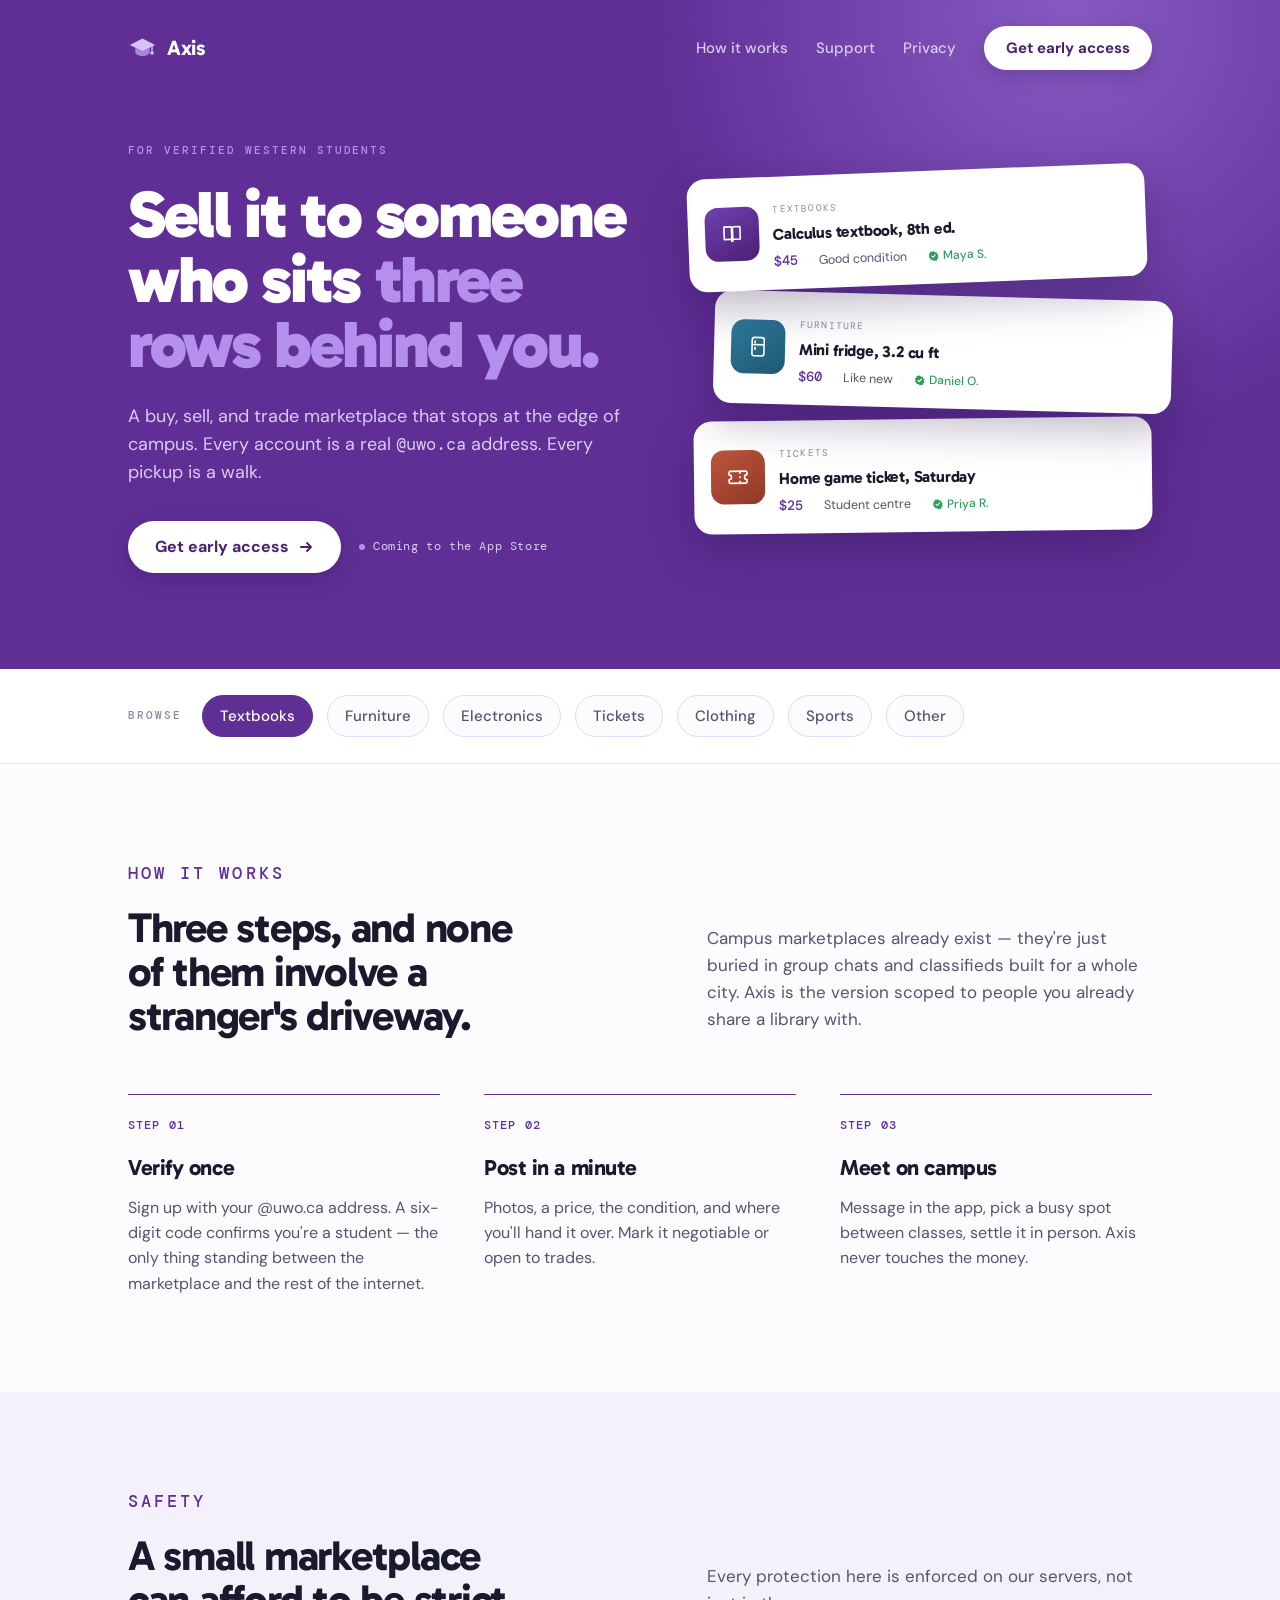
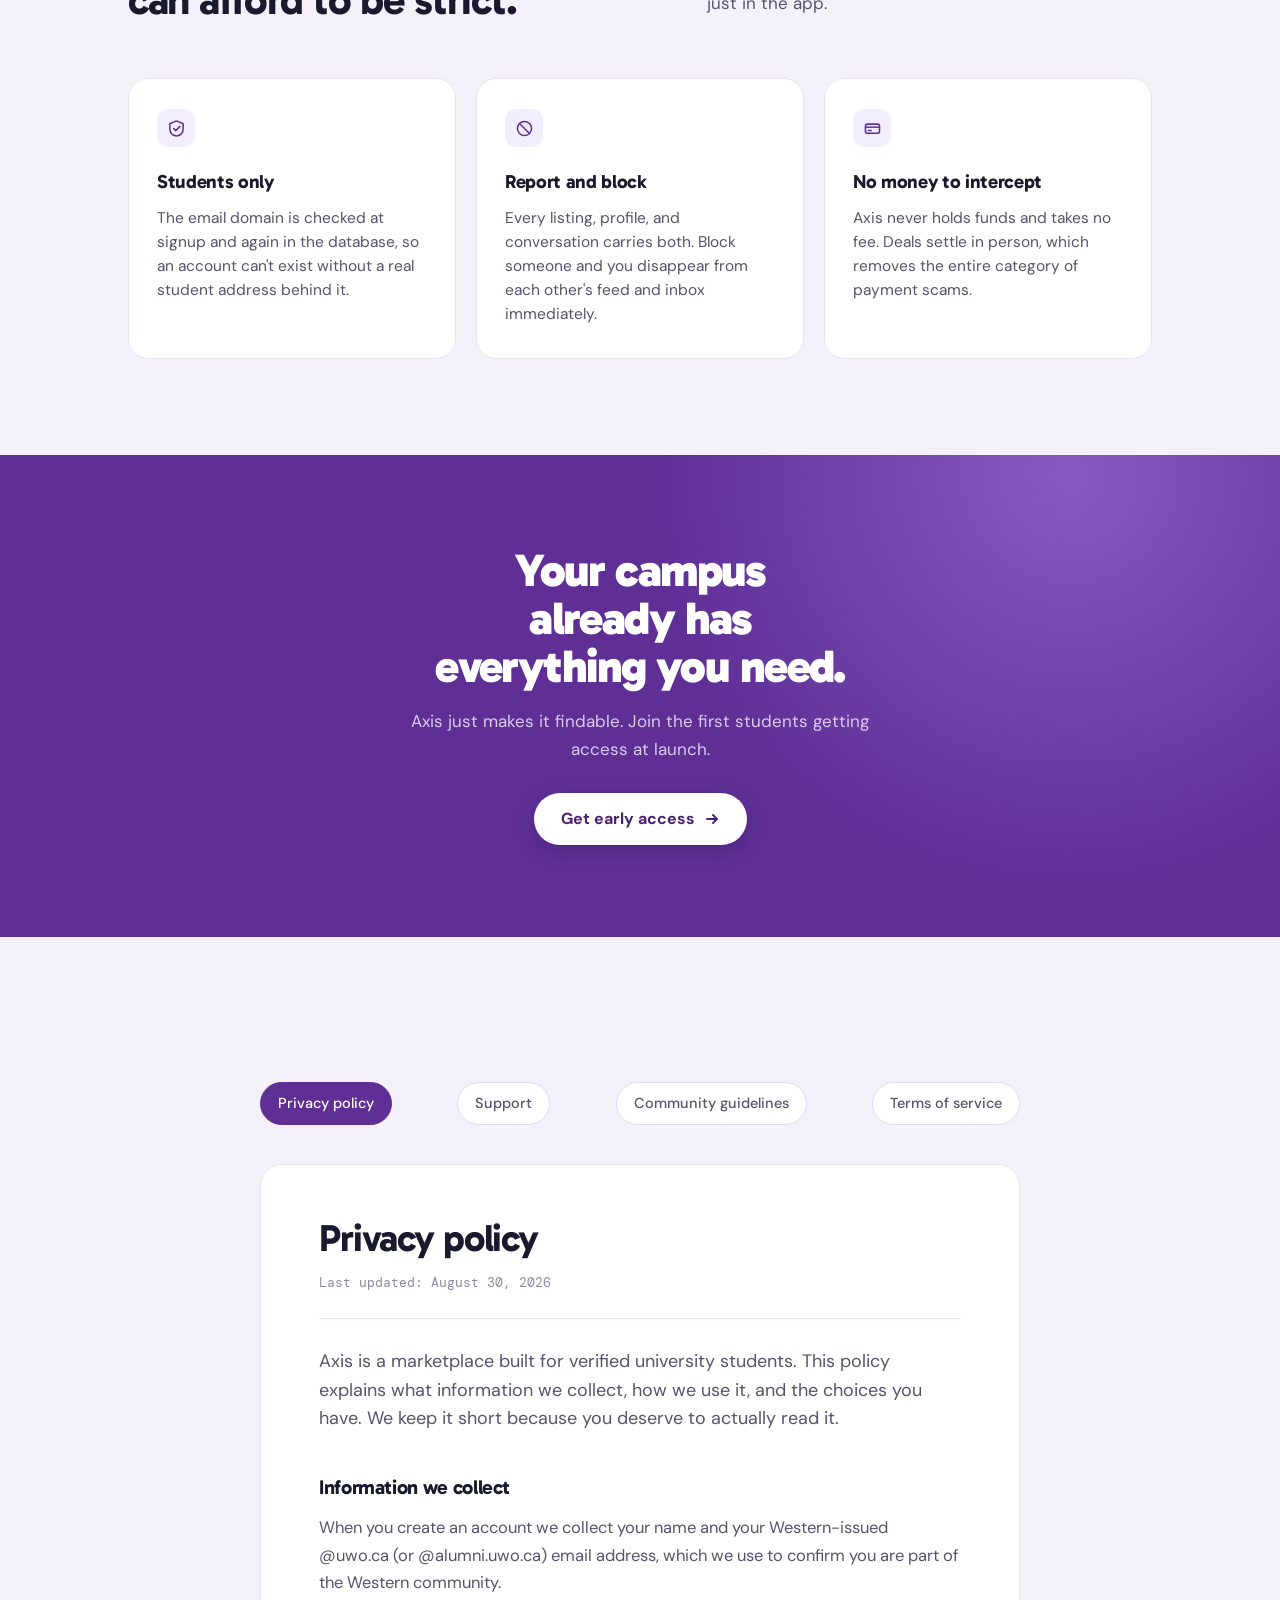
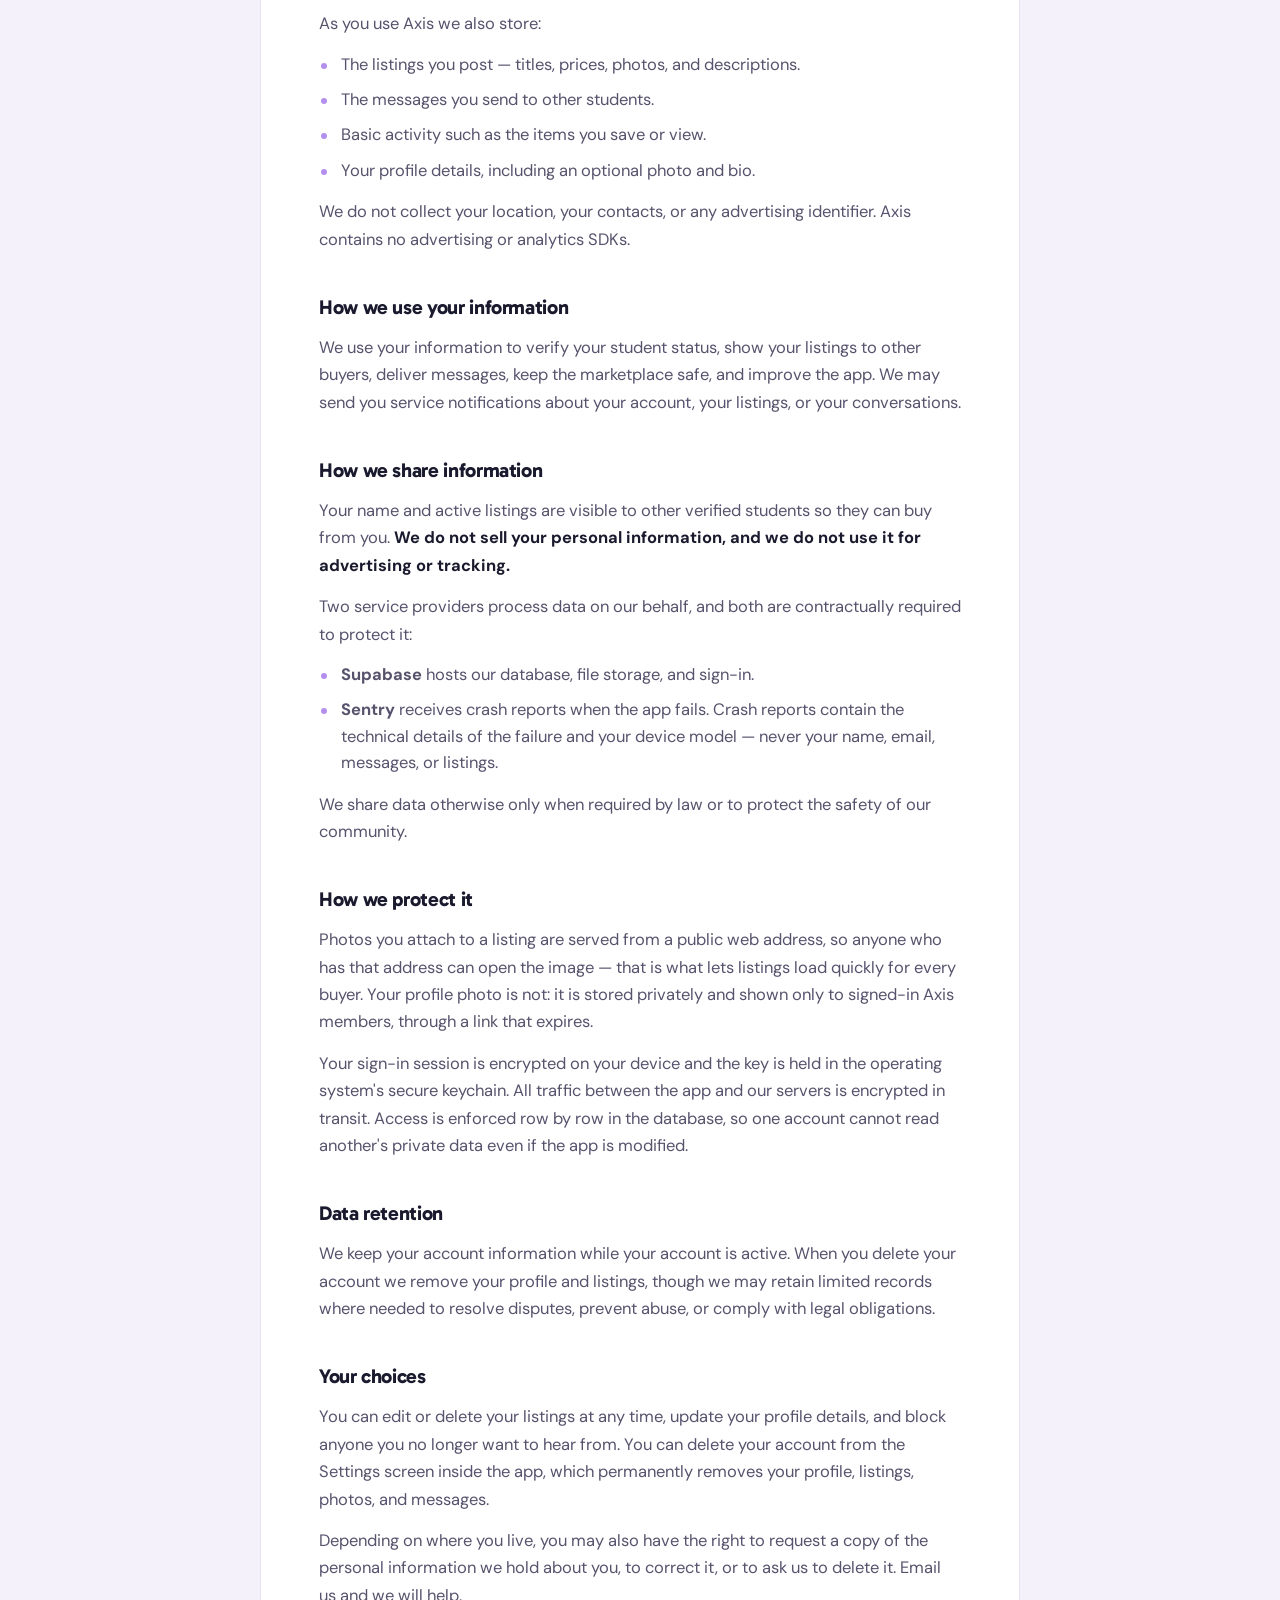
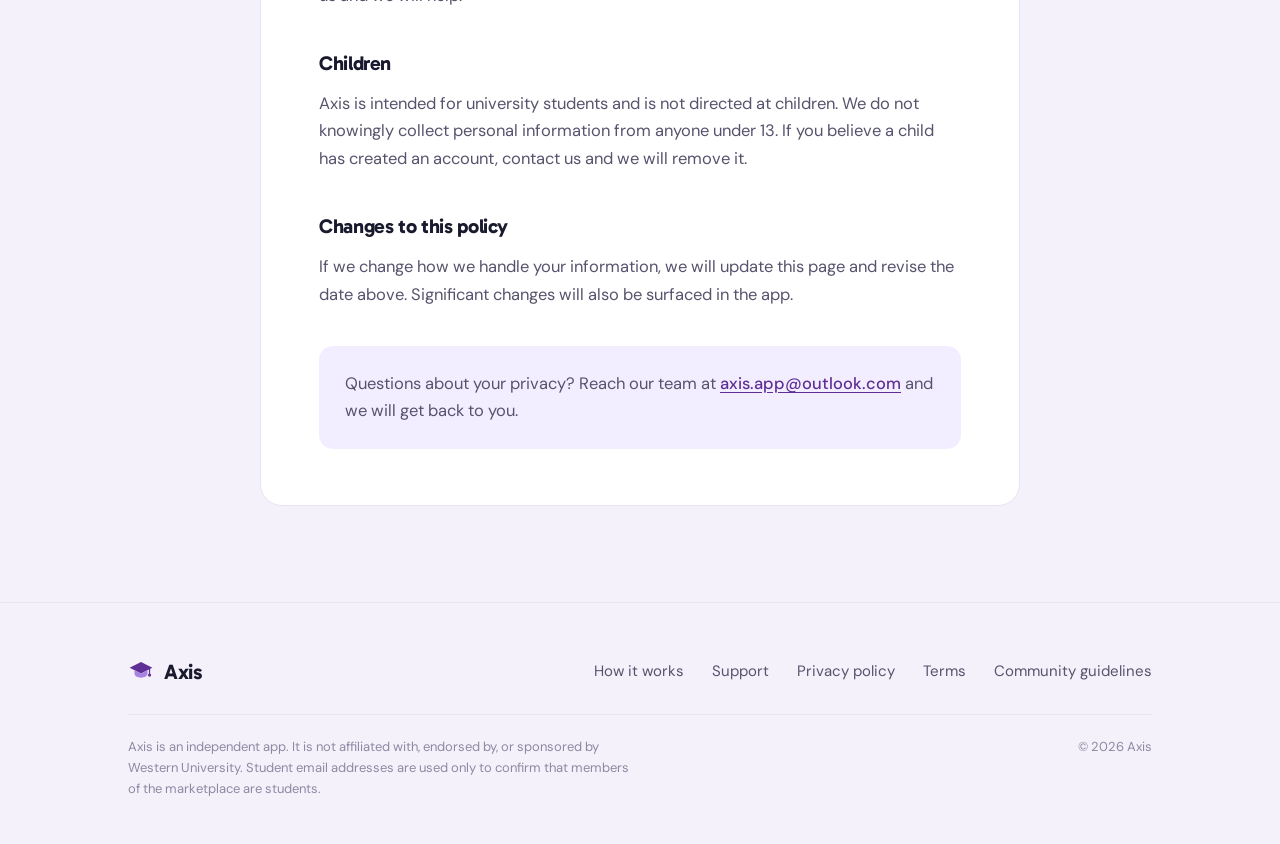
<file: index.html>
<!doctype html>
<html lang="en">
<head>
<meta charset="utf-8">
<meta name="viewport" content="width=device-width, initial-scale=1">
<title>Axis — the campus marketplace for Western students</title>
<meta name="description" content="Axis is a buy, sell, and trade marketplace for verified Western University students. Real accounts, campus pickups, no payment middleman.">
<meta name="theme-color" content="#5F2F96">
<meta property="og:title" content="Axis — the campus marketplace for Western students">
<meta property="og:description" content="Buy, sell, and trade with verified students on your own campus.">
<meta property="og:type" content="website">
<link rel="icon" href="data:image/svg+xml,%3Csvg xmlns='http://www.w3.org/2000/svg' viewBox='0 0 64 64'%3E%3Cpath d='M32 10 60 24 32 38 4 24Z' fill='%235C2D91'/%3E%3Cpath d='M16 30v9c0 5.5 7.2 9.5 16 9.5s16-4 16-9.5v-9l-16 8Z' fill='%239B86C4'/%3E%3C/svg%3E">
<link rel="preconnect" href="https://fonts.googleapis.com">
<link rel="preconnect" href="https://fonts.gstatic.com" crossorigin>
<link rel="stylesheet" href="https://fonts.googleapis.com/css2?family=DM+Mono:wght@400;500&family=DM+Sans:opsz,wght@9..40,400;9..40,500;9..40,700&family=Gabarito:wght@600;700;900&display=swap">
<link rel="stylesheet" href="styles.css">
<style>
/* ── hero ─────────────────────────────────────────────────── */
.hero {
  display: grid;
  grid-template-columns: minmax(0, 1.05fr) minmax(0, 0.95fr);
  gap: 60px;
  align-items: center;
  padding: 72px 0 96px;
}
@media (max-width: 940px) {
  .hero { grid-template-columns: 1fr; gap: 52px; padding: 52px 0 76px; }
}

.hero .eyebrow { color: var(--brand-lift); margin-bottom: 22px; }
.hero h1 {
  font-family: var(--display);
  font-weight: 900;
  font-size: clamp(40px, 5.8vw, 66px);
  line-height: 0.99;
  letter-spacing: -0.036em;
  margin: 0;
  color: #FFFFFF;
}
.hero h1 em { font-style: normal; color: var(--brand-lift); }
.hero .lede {
  max-width: 44ch;
  margin: 24px 0 0;
  font-size: 18px;
  line-height: 1.58;
  color: var(--on-brand-soft);
}
.hero .mono-inline,
.doc .mono-inline { font-family: var(--mono); font-size: 0.93em; }

.cta-row {
  display: flex;
  flex-wrap: wrap;
  align-items: center;
  gap: 14px 18px;
  margin-top: 34px;
}
.soon {
  font-family: var(--mono);
  font-size: 12px;
  letter-spacing: 0.05em;
  color: var(--on-brand-soft);
  display: inline-flex;
  align-items: center;
  gap: 8px;
}
.soon .dot { width: 6px; height: 6px; border-radius: 50%; background: var(--brand-lift); flex: none; }

/* ── listing stack ────────────────────────────────────────── */
.stack { position: relative; min-height: 372px; }
.lcard {
  background: var(--card);
  border-radius: 18px;
  padding: 17px;
  box-shadow: 0 18px 44px rgba(28, 6, 58, 0.28);
  display: grid;
  grid-template-columns: 54px 1fr;
  gap: 14px;
  align-items: center;
  color: var(--ink);
}
.stack .lcard { position: absolute; left: 0; right: 0; }
.stack .l1 { top: 0;    transform: rotate(-2.2deg) translateX(-6px); z-index: 3; }
.stack .l2 { top: 124px; transform: rotate(1.5deg)  translateX(20px); z-index: 2; }
.stack .l3 { top: 248px; transform: rotate(-0.7deg); z-index: 1; }
@media (max-width: 940px) {
  .stack { min-height: 0; display: grid; gap: 13px; }
  .stack .lcard { position: static; transform: none; box-shadow: 0 12px 32px rgba(28, 6, 58, 0.24); }
}

.thumb {
  width: 54px; height: 54px;
  border-radius: 13px;
  display: grid;
  place-items: center;
  color: #FFFFFF;
}
.t-book   { background: linear-gradient(150deg, #7040B4, #4A2070); }
.t-fridge { background: linear-gradient(150deg, #2F7D9E, #1D5872); }
.t-ticket { background: linear-gradient(150deg, #C0553E, #8E3826); }

.lcard .cat {
  font-family: var(--mono);
  font-size: 9.5px;
  letter-spacing: 0.13em;
  text-transform: uppercase;
  color: var(--ink-mute);
}
.lcard h3 {
  font-family: var(--display);
  font-weight: 700;
  font-size: 16px;
  letter-spacing: -0.012em;
  line-height: 1.2;
  margin: 4px 0 7px;
}
.lcard .meta {
  display: flex;
  align-items: center;
  flex-wrap: wrap;
  gap: 3px 9px;
  font-size: 12.5px;
  color: var(--ink-soft);
}
.lcard .price {
  font-family: var(--mono);
  font-weight: 500;
  font-size: 13.5px;
  color: var(--brand);
  font-variant-numeric: tabular-nums;
}
.lcard .sep { color: var(--line); }
.tick {
  display: inline-flex;
  align-items: center;
  gap: 4px;
  color: var(--verified);
  font-weight: 500;
  font-size: 12px;
}

/* ── category band ────────────────────────────────────────── */
.band {
  border-bottom: 1px solid var(--line);
  background: var(--card);
}
.band .inner {
  display: flex;
  align-items: center;
  flex-wrap: wrap;
  gap: 12px 14px;
  padding: 26px 0;
}
.band .eyebrow { color: var(--ink-mute); margin-right: 6px; }
.pill {
  font-family: var(--sans);
  font-weight: 500;
  font-size: 15px;
  padding: 8px 17px;
  border-radius: 30px;
  border: 1px solid var(--brand-line);
  color: var(--ink-soft);
  background: var(--paper);
  white-space: nowrap;
}
.pill.on { background: var(--brand); border-color: var(--brand); color: #FFFFFF; }

/* ── steps ────────────────────────────────────────────────── */
.steps {
  display: grid;
  grid-template-columns: repeat(3, 1fr);
  gap: 44px;
}
@media (max-width: 820px) { .steps { grid-template-columns: 1fr; gap: 34px; } }
.step { border-top: 1.5px solid var(--brand); padding-top: 22px; }
.step .n {
  font-family: var(--mono);
  font-size: 11.5px;
  font-weight: 500;
  letter-spacing: 0.1em;
  color: var(--brand);
  display: block;
  margin-bottom: 14px;
}
.step h3 {
  font-family: var(--display);
  font-weight: 700;
  font-size: 22px;
  letter-spacing: -0.02em;
  margin: 0 0 10px;
}
.step p { margin: 0; color: var(--ink-soft); font-size: 16px; line-height: 1.58; }

/* ── trust ────────────────────────────────────────────────── */
.trust { background: var(--paper-alt); }
.tgrid {
  display: grid;
  grid-template-columns: repeat(3, 1fr);
  gap: 20px;
}
@media (max-width: 820px) { .tgrid { grid-template-columns: 1fr; gap: 16px; } }
.tcard {
  background: var(--card);
  border: 1px solid var(--line);
  border-radius: 20px;
  padding: 30px 28px 32px;
}
.tcard .ico {
  width: 38px; height: 38px;
  border-radius: 11px;
  background: var(--brand-tint);
  color: var(--brand);
  display: grid;
  place-items: center;
  margin-bottom: 20px;
}
.tcard h3 {
  font-family: var(--display);
  font-weight: 700;
  font-size: 19px;
  letter-spacing: -0.018em;
  margin: 0 0 8px;
}
.tcard p { margin: 0; font-size: 15.5px; line-height: 1.55; color: var(--ink-soft); }

/* ── closing ──────────────────────────────────────────────── */
.closing { text-align: center; padding: 92px 0; }
.closing h2 {
  font-family: var(--display);
  font-weight: 900;
  font-size: clamp(30px, 4.4vw, 46px);
  line-height: 1.04;
  letter-spacing: -0.034em;
  margin: 0 auto;
  max-width: 17ch;
  color: #FFFFFF;
}
.closing p {
  margin: 18px auto 0;
  max-width: 42ch;
  font-size: 17px;
  color: var(--on-brand-soft);
}
.closing .btn { margin-top: 30px; }
@media (max-width: 760px) { .closing { padding: 68px 0; } }

/* ── legal & support documents ─────────────────────────────
   Four long documents live here. Stacked and expanded they made the page
   endless: reaching Terms meant scrolling past three other documents. They are
   tabbed instead — one visible at a time, switched by the URL fragment — and
   the tab bar is sticky, so you can change document at any scroll depth
   without travelling back up.

   NO JAVASCRIPT. The switch is :target and nothing else. That matters beyond
   elegance: /privacy and /support are the URLs handed to App Store Connect, and
   a reviewer following one with scripting disabled still lands on the right
   document.

   The whole mechanism sits behind @supports selector(:has(*)). Where :has() is
   unavailable the block is skipped and all four documents render stacked —
   the previous behaviour. Content is always in the DOM and never injected, so
   the failure mode is "all visible", never "missing", which is the only
   acceptable one for a compliance URL. */
.docs { background: var(--paper-alt); }

.docs-eyebrow {
  color: var(--brand);
  max-width: 760px;
  margin: 0 auto 18px;
}

.doc-tabs {
  position: sticky;
  top: 0;
  z-index: 5;
  display: flex;
  flex-wrap: wrap;
  gap: 8px;
  max-width: 760px;
  margin: 0 auto 24px;
  /* Opaque, and padded past the shell gutter, so a document scrolling underneath
     never shows through the bar. */
  background: var(--paper-alt);
  padding: 14px 0 15px;
}

.doc-tabs a {
  font-family: var(--sans);
  font-size: 14.5px;
  font-weight: 500;
  padding: 9px 17px;
  border-radius: 24px;
  border: 1px solid var(--brand-line);
  background: var(--card);
  color: var(--ink-soft);
  text-decoration: none;
  white-space: nowrap;
  transition: background 0.16s ease, color 0.16s ease, border-color 0.16s ease;
}
.doc-tabs a:hover { border-color: var(--brand-lift); color: var(--brand); }

.docs .doc {
  background: var(--card);
  border: 1px solid var(--line);
  border-radius: 22px;
  padding: 54px 58px 56px;
  max-width: 760px;
  margin: 0 auto;
  /* Clears the sticky bar when the fragment scrolls a document into view. */
  scroll-margin-top: 82px;
}

@media (max-width: 760px) {
  .docs .doc { padding: 34px 24px 40px; border-radius: 16px; }
  .doc-tabs a { font-size: 13.5px; padding: 8px 14px; }
  /* The bar wraps to two rows at this width. */
  .docs .doc { scroll-margin-top: 124px; }
}

@supports selector(:has(*)) {
  .docs .doc { display: none; }
  .docs .doc:target { display: block; }
  /* Nothing in this section targeted — a bare load, or a fragment elsewhere on
     the page such as #top — falls back to the privacy policy. */
  .docs:not(:has(.doc:target)) #privacy { display: block; }

  .docs:has(#privacy:target)    .doc-tabs a[href="#privacy"],
  .docs:has(#support:target)    .doc-tabs a[href="#support"],
  .docs:has(#guidelines:target) .doc-tabs a[href="#guidelines"],
  .docs:has(#terms:target)      .doc-tabs a[href="#terms"],
  .docs:not(:has(.doc:target))  .doc-tabs a[href="#privacy"] {
    background: var(--brand);
    border-color: var(--brand);
    color: #FFFFFF;
  }
}

.doc h2 {
  font-family: var(--display);
  font-weight: 700;
  font-size: clamp(28px, 3.6vw, 38px);
  line-height: 1.04;
  letter-spacing: -0.03em;
  margin: 0;
}
.doc .stamp {
  font-family: var(--mono);
  font-size: 12.5px;
  color: var(--ink-mute);
  margin: 14px 0 0;
  padding-bottom: 24px;
  border-bottom: 1px solid var(--line);
}
.doc .intro {
  font-size: 18px;
  line-height: 1.6;
  color: var(--ink-soft);
  margin: 28px 0 0;
}
.doc h3 {
  font-family: var(--display);
  font-weight: 700;
  font-size: 20px;
  letter-spacing: -0.018em;
  margin: 38px 0 11px;
}
.doc p {
  margin: 0 0 14px;
  font-size: 16.5px;
  line-height: 1.66;
  color: var(--ink-soft);
}
.doc p strong { color: var(--ink); font-weight: 700; }
.doc ul { margin: 0 0 14px; padding-left: 0; list-style: none; }
.doc ul li {
  position: relative;
  padding-left: 22px;
  margin-bottom: 9px;
  font-size: 16.5px;
  line-height: 1.6;
  color: var(--ink-soft);
}
.doc ul li::before {
  content: "";
  position: absolute;
  left: 2px; top: 11px;
  width: 6px; height: 6px;
  border-radius: 50%;
  background: var(--brand-lift);
}
.doc a { color: var(--brand); font-weight: 500; text-underline-offset: 3px; }

.doc .contact {
  margin-top: 38px;
  padding: 24px 26px;
  background: var(--brand-tint);
  border-radius: 14px;
}
.doc .contact p { margin: 0; }

</style>
<noscript><style>.rise { opacity: 1; transform: none; }</style></noscript>
</head>
<body>

<!-- ══════════════ HERO ══════════════ -->
<header class="purple" id="top">
  <div class="shell">
    <nav>
      <a class="wordmark" href="#top" style="color:#fff">
        <svg width="29" height="29" viewBox="0 0 64 64" aria-hidden="true">
          <path d="M32 10 60 24 32 38 4 24Z" fill="#D7C2F5"/>
          <path d="M16 30v9c0 5.5 7.2 9.5 16 9.5s16-4 16-9.5v-9l-16 8Z" fill="#A784DF"/>
          <path d="M53 26v12" stroke="#D7C2F5" stroke-width="3" stroke-linecap="round"/>
          <circle cx="53" cy="42" r="4" fill="#D7C2F5"/>
        </svg>
        Axis
      </a>
      <div class="nav-right">
        <a class="quiet" href="#how">How it works</a>
        <a class="quiet" href="#support">Support</a>
        <a class="quiet" href="#privacy">Privacy</a>
        <a class="btn" href="mailto:axis.app@outlook.com?subject=Axis%20early%20access">Get early access</a>
      </div>
    </nav>

    <div class="hero">
      <div>
        <p class="eyebrow rise">For verified Western students</p>
        <h1 class="rise">Sell it to someone who sits <em>three rows behind you.</em></h1>
        <p class="lede rise">
          A buy, sell, and trade marketplace that stops at the edge of campus. Every account
          is a real <span class="mono-inline">@uwo.ca</span> address. Every pickup is a walk.
        </p>
        <div class="cta-row rise">
          <a class="btn" href="mailto:axis.app@outlook.com?subject=Axis%20early%20access">
            Get early access
            <svg width="16" height="16" viewBox="0 0 16 16" fill="none" aria-hidden="true">
              <path d="M3 8h10M9 4l4 4-4 4" stroke="currentColor" stroke-width="1.9" stroke-linecap="round" stroke-linejoin="round"/>
            </svg>
          </a>
          <span class="soon"><span class="dot"></span>Coming to the App Store</span>
        </div>
      </div>

      <!-- Three real listings, drawn the way the app draws them. -->
      <div class="stack rise" aria-label="Example listings on Axis">
        <article class="lcard l1">
          <div class="thumb t-book">
            <svg width="24" height="24" viewBox="0 0 24 24" fill="none" aria-hidden="true"><path d="M4 4.5h6a2.5 2.5 0 0 1 2.5 2.5v12A2 2 0 0 0 10.5 17H4V4.5Z" stroke="currentColor" stroke-width="1.6" stroke-linejoin="round"/><path d="M20 4.5h-6A2.5 2.5 0 0 0 11.5 7v12A2 2 0 0 1 13.5 17H20V4.5Z" stroke="currentColor" stroke-width="1.6" stroke-linejoin="round"/></svg>
          </div>
          <div>
            <span class="cat">Textbooks</span>
            <h3>Calculus textbook, 8th ed.</h3>
            <div class="meta">
              <span class="price">$45</span><span class="sep">·</span><span>Good condition</span><span class="sep">·</span>
              <span class="tick"><svg width="11" height="11" viewBox="0 0 16 16" fill="currentColor" aria-hidden="true"><path d="M8 0.8 9.9 2.6l2.6-.2.5 2.5 2.2 1.4-1.2 2.3 1.2 2.3-2.2 1.4-.5 2.5-2.6-.2L8 15.2l-1.9-1.8-2.6.2-.5-2.5L.8 9.7 2 7.4.8 5.1l2.2-1.4.5-2.5 2.6.2L8 .8Z"/><path d="m5.4 7.9 1.8 1.8 3.4-3.6" stroke="#fff" stroke-width="1.5" fill="none" stroke-linecap="round" stroke-linejoin="round"/></svg>Maya S.</span>
            </div>
          </div>
        </article>

        <article class="lcard l2">
          <div class="thumb t-fridge">
            <svg width="24" height="24" viewBox="0 0 24 24" fill="none" aria-hidden="true"><rect x="6" y="2.8" width="12" height="18.4" rx="2.4" stroke="currentColor" stroke-width="1.6"/><path d="M6 10h12" stroke="currentColor" stroke-width="1.6"/><path d="M9 6.4v1.8M9 12.6v2.2" stroke="currentColor" stroke-width="1.6" stroke-linecap="round"/></svg>
          </div>
          <div>
            <span class="cat">Furniture</span>
            <h3>Mini fridge, 3.2 cu ft</h3>
            <div class="meta">
              <span class="price">$60</span><span class="sep">·</span><span>Like new</span><span class="sep">·</span>
              <span class="tick"><svg width="11" height="11" viewBox="0 0 16 16" fill="currentColor" aria-hidden="true"><path d="M8 0.8 9.9 2.6l2.6-.2.5 2.5 2.2 1.4-1.2 2.3 1.2 2.3-2.2 1.4-.5 2.5-2.6-.2L8 15.2l-1.9-1.8-2.6.2-.5-2.5L.8 9.7 2 7.4.8 5.1l2.2-1.4.5-2.5 2.6.2L8 .8Z"/><path d="m5.4 7.9 1.8 1.8 3.4-3.6" stroke="#fff" stroke-width="1.5" fill="none" stroke-linecap="round" stroke-linejoin="round"/></svg>Daniel O.</span>
            </div>
          </div>
        </article>

        <article class="lcard l3">
          <div class="thumb t-ticket">
            <svg width="24" height="24" viewBox="0 0 24 24" fill="none" aria-hidden="true"><path d="M3 7.5A1.5 1.5 0 0 1 4.5 6h15A1.5 1.5 0 0 1 21 7.5v2a2.5 2.5 0 0 0 0 5v2a1.5 1.5 0 0 1-1.5 1.5h-15A1.5 1.5 0 0 1 3 16.5v-2a2.5 2.5 0 0 0 0-5v-2Z" stroke="currentColor" stroke-width="1.6" stroke-linejoin="round"/><path d="M14 6.6v10.8" stroke="currentColor" stroke-width="1.6" stroke-dasharray="2 2.4"/></svg>
          </div>
          <div>
            <span class="cat">Tickets</span>
            <h3>Home game ticket, Saturday</h3>
            <div class="meta">
              <span class="price">$25</span><span class="sep">·</span><span>Student centre</span><span class="sep">·</span>
              <span class="tick"><svg width="11" height="11" viewBox="0 0 16 16" fill="currentColor" aria-hidden="true"><path d="M8 0.8 9.9 2.6l2.6-.2.5 2.5 2.2 1.4-1.2 2.3 1.2 2.3-2.2 1.4-.5 2.5-2.6-.2L8 15.2l-1.9-1.8-2.6.2-.5-2.5L.8 9.7 2 7.4.8 5.1l2.2-1.4.5-2.5 2.6.2L8 .8Z"/><path d="m5.4 7.9 1.8 1.8 3.4-3.6" stroke="#fff" stroke-width="1.5" fill="none" stroke-linecap="round" stroke-linejoin="round"/></svg>Priya R.</span>
            </div>
          </div>
        </article>
      </div>
    </div>
  </div>
</header>

<!-- ══════════════ CATEGORY BAND ══════════════ -->
<div class="band">
  <div class="shell">
    <div class="inner">
      <span class="eyebrow">Browse</span>
      <span class="pill on">Textbooks</span>
      <span class="pill">Furniture</span>
      <span class="pill">Electronics</span>
      <span class="pill">Tickets</span>
      <span class="pill">Clothing</span>
      <span class="pill">Sports</span>
      <span class="pill">Other</span>
    </div>
  </div>
</div>

<!-- ══════════════ HOW IT WORKS ══════════════ -->
<section id="how">
  <div class="shell">
    <div class="sec-head rise">
      <div>
        <p class="eyebrow">How it works</p>
        <h2>Three steps, and none of them involve a stranger's driveway.</h2>
      </div>
      <p>
        Campus marketplaces already exist — they're just buried in group chats and
        classifieds built for a whole city. Axis is the version scoped to people you
        already share a library with.
      </p>
    </div>

    <div class="steps rise">
      <article class="step">
        <span class="n">STEP 01</span>
        <h3>Verify once</h3>
        <p>Sign up with your @uwo.ca address. A six-digit code confirms you're a student — the only thing standing between the marketplace and the rest of the internet.</p>
      </article>
      <article class="step">
        <span class="n">STEP 02</span>
        <h3>Post in a minute</h3>
        <p>Photos, a price, the condition, and where you'll hand it over. Mark it negotiable or open to trades.</p>
      </article>
      <article class="step">
        <span class="n">STEP 03</span>
        <h3>Meet on campus</h3>
        <p>Message in the app, pick a busy spot between classes, settle it in person. Axis never touches the money.</p>
      </article>
    </div>
  </div>
</section>

<!-- ══════════════ TRUST ══════════════ -->
<section class="trust">
  <div class="shell">
    <div class="sec-head rise">
      <div>
        <p class="eyebrow">Safety</p>
        <h2>A small marketplace can afford to be strict.</h2>
      </div>
      <p>Every protection here is enforced on our servers, not just in the app.</p>
    </div>

    <div class="tgrid rise">
      <article class="tcard">
        <div class="ico">
          <svg width="19" height="19" viewBox="0 0 20 20" fill="none" aria-hidden="true"><path d="M10 2 17 5v5.2c0 4.2-3 7.1-7 7.8-4-.7-7-3.6-7-7.8V5l7-3Z" stroke="currentColor" stroke-width="1.6" stroke-linejoin="round"/><path d="m7 10 2.2 2.2L13.4 8" stroke="currentColor" stroke-width="1.6" stroke-linecap="round" stroke-linejoin="round"/></svg>
        </div>
        <h3>Students only</h3>
        <p>The email domain is checked at signup and again in the database, so an account can't exist without a real student address behind it.</p>
      </article>
      <article class="tcard">
        <div class="ico">
          <svg width="19" height="19" viewBox="0 0 20 20" fill="none" aria-hidden="true"><circle cx="10" cy="10" r="7.4" stroke="currentColor" stroke-width="1.6"/><path d="M4.8 4.8l10.4 10.4" stroke="currentColor" stroke-width="1.6" stroke-linecap="round"/></svg>
        </div>
        <h3>Report and block</h3>
        <p>Every listing, profile, and conversation carries both. Block someone and you disappear from each other's feed and inbox immediately.</p>
      </article>
      <article class="tcard">
        <div class="ico">
          <svg width="19" height="19" viewBox="0 0 20 20" fill="none" aria-hidden="true"><rect x="2.6" y="5.4" width="14.8" height="9.6" rx="2" stroke="currentColor" stroke-width="1.6"/><path d="M2.6 8.6h14.8" stroke="currentColor" stroke-width="1.6"/><path d="M5.6 12.2h3" stroke="currentColor" stroke-width="1.6" stroke-linecap="round"/></svg>
        </div>
        <h3>No money to intercept</h3>
        <p>Axis never holds funds and takes no fee. Deals settle in person, which removes the entire category of payment scams.</p>
      </article>
    </div>
  </div>
</section>

<!-- ══════════════ CLOSING ══════════════ -->
<section class="purple closing">
  <div class="shell">
    <h2>Your campus already has everything you need.</h2>
    <p>Axis just makes it findable. Join the first students getting access at launch.</p>
    <a class="btn" href="mailto:axis.app@outlook.com?subject=Axis%20early%20access">
      Get early access
      <svg width="16" height="16" viewBox="0 0 16 16" fill="none" aria-hidden="true">
        <path d="M3 8h10M9 4l4 4-4 4" stroke="currentColor" stroke-width="1.9" stroke-linecap="round" stroke-linejoin="round"/>
      </svg>
    </a>
  </div>
</section>

<!-- ══════════════ PRIVACY POLICY ══════════════
     Lives on the page rather than behind a modal on purpose: the URL Apple
     is given (…/#privacy) has to render the policy on load, not after a
     click. Kept last so it reads as an appendix, not part of the pitch. -->
<!-- ══════════════ LEGAL & SUPPORT ══════════════ -->
<!-- One section, four documents, one visible at a time. The switch is the URL
     fragment and nothing else, so /privacy and /support keep landing on the
     right document with scripting disabled — see the @supports note in the CSS. -->
<section class="docs" id="legal">
  <div class="shell">
    <p class="eyebrow docs-eyebrow rise">Legal &amp; support</p>

    <nav class="doc-tabs" aria-label="Legal and support documents">
        <a href="#privacy">Privacy policy</a>
        <a href="#support">Support</a>
        <a href="#guidelines">Community guidelines</a>
        <a href="#terms">Terms of service</a>
    </nav>

      <article class="doc" id="privacy">
      <h2>Privacy policy</h2>
      <p class="stamp">Last updated: August 30, 2026</p>

      <p class="intro">
        Axis is a marketplace built for verified university students. This policy explains
        what information we collect, how we use it, and the choices you have. We keep it
        short because you deserve to actually read it.
      </p>

      <h3>Information we collect</h3>
      <p>
        When you create an account we collect your name and your Western-issued @uwo.ca (or
        @alumni.uwo.ca) email address, which we use to confirm you are part of the Western
        community.
      </p>
      <p>As you use Axis we also store:</p>
      <ul>
        <li>The listings you post — titles, prices, photos, and descriptions.</li>
        <li>The messages you send to other students.</li>
        <li>Basic activity such as the items you save or view.</li>
        <li>Your profile details, including an optional photo and bio.</li>
      </ul>
      <p>
        We do not collect your location, your contacts, or any advertising identifier. Axis
        contains no advertising or analytics SDKs.
      </p>

      <h3>How we use your information</h3>
      <p>
        We use your information to verify your student status, show your listings to other
        buyers, deliver messages, keep the marketplace safe, and improve the app. We may
        send you service notifications about your account, your listings, or your
        conversations.
      </p>

      <h3>How we share information</h3>
      <p>
        Your name and active listings are visible to other verified students so they can buy
        from you. <strong>We do not sell your personal information, and we do not use it for
        advertising or tracking.</strong>
      </p>
      <p>Two service providers process data on our behalf, and both are contractually required to protect it:</p>
      <ul>
        <li><strong>Supabase</strong> hosts our database, file storage, and sign-in.</li>
        <li><strong>Sentry</strong> receives crash reports when the app fails. Crash reports contain the technical details of the failure and your device model — never your name, email, messages, or listings.</li>
      </ul>
      <p>
        We share data otherwise only when required by law or to protect the safety of our
        community.
      </p>

      <h3>How we protect it</h3>
      <p>
        Photos you attach to a listing are served from a public web address, so anyone
        who has that address can open the image — that is what lets listings load
        quickly for every buyer. Your profile photo is not: it is stored privately and
        shown only to signed-in Axis members, through a link that expires.
      </p>
      <p>
        Your sign-in session is encrypted on your device and the key is held in the operating
        system's secure keychain. All traffic between the app and our servers is encrypted in
        transit. Access is enforced row by row in the database, so one account cannot read
        another's private data even if the app is modified.
      </p>

      <h3>Data retention</h3>
      <p>
        We keep your account information while your account is active. When you delete your
        account we remove your profile and listings, though we may retain limited records
        where needed to resolve disputes, prevent abuse, or comply with legal obligations.
      </p>

      <h3>Your choices</h3>
      <p>
        You can edit or delete your listings at any time, update your profile details, and
        block anyone you no longer want to hear from. You can delete your account from the
        Settings screen inside the app, which permanently removes your profile, listings,
        photos, and messages.
      </p>
      <p>
        Depending on where you live, you may also have the right to request a copy of the
        personal information we hold about you, to correct it, or to ask us to delete it.
        Email us and we will help.
      </p>

      <h3>Children</h3>
      <p>
        Axis is intended for university students and is not directed at children. We do not
        knowingly collect personal information from anyone under 13. If you believe a child
        has created an account, contact us and we will remove it.
      </p>

      <h3>Changes to this policy</h3>
      <p>
        If we change how we handle your information, we will update this page and revise the
        date above. Significant changes will also be surfaced in the app.
      </p>

      <div class="contact">
        <p>
          Questions about your privacy? Reach our team at
          <a href="mailto:axis.app@outlook.com">axis.app@outlook.com</a> and we will get back to you.
        </p>
      </div>
      </article>

      <article class="doc" id="support">
      <h2>Support</h2>
      <p class="stamp">We reply to every message within 24 hours</p>

      <p class="intro">
        Something broken, someone behaving badly, or a question about your account?
        Email <a href="mailto:axis.app@outlook.com">axis.app@outlook.com</a> and a real
        person will get back to you. The answers to the most common questions are below.
      </p>

      <h3>Report a listing, a profile, or a conversation</h3>
      <p>Every piece of content in Axis can be reported from the screen you found it on:</p>
      <ul>
        <li><strong>A listing</strong> — open it and tap the flag icon at the top right.</li>
        <li><strong>A person</strong> — open their profile and tap the <strong>&middot;&middot;&middot;</strong> button at the top right.</li>
        <li><strong>A conversation</strong> — open the chat and tap the flag icon in the header.</li>
      </ul>
      <p>
        Pick a reason — spam, a prohibited item, harassment, or something else — and send it.
        Reports are confidential: the person you report is never told who filed it. Our team
        reviews every report and responds within 24 hours. Content that breaks our
        <a href="#guidelines">community guidelines</a> is removed, and the accounts behind it
        are suspended or permanently banned.
      </p>

      <h3>Block someone</h3>
      <p>
        The same sheet that files a report also offers to block. Blocking is immediate and
        mutual: you disappear from each other's feed, search results, and inbox, and neither
        of you can start a new conversation with the other. You do not have to file a report
        to block someone.
      </p>
      <p>
        To see who you have blocked, or to unblock them, open
        <strong>Settings &rarr; Blocked users</strong>.
      </p>

      <h3>Delete your account</h3>
      <p>
        Open <strong>Settings &rarr; Delete account</strong> and type <span class="mono-inline">DELETE</span>
        to confirm. This is immediate and cannot be undone. It permanently removes your profile,
        your listings, every photo you uploaded, your messages, your saved items, and your blocks.
      </p>
      <p>
        One thing to know before you do it: to keep deletion from being used to escape a block or
        a report history, the same email address cannot create a new Axis account for 14 days
        afterwards. If you only want a break, signing out is the better option.
      </p>

      <h3>Trouble signing up or signing in</h3>
      <ul>
        <li>
          Axis only accepts <span class="mono-inline">@uwo.ca</span> and
          <span class="mono-inline">@alumni.uwo.ca</span> addresses. Any other address is
          turned away at signup — this is the check that keeps the marketplace to students.
        </li>
        <li>
          Signing up sends a six-digit code to that address. If it has not arrived after a
          minute, check your junk folder before requesting another.
        </li>
        <li>
          Forgot your password? Tap <strong>Forgot password</strong> on the sign-in screen, or
          <strong>Settings &rarr; Change password</strong> if you are already signed in. Both
          send a code to your student address.
        </li>
      </ul>

      <h3>Staying safe on campus</h3>
      <p>
        Axis never holds money and takes no fee — every deal is settled in person, which is why
        we ask you to meet in a busy public spot on campus during daylight, inspect an item
        before you pay, and share no more personal information than the handoff needs. If a
        conversation makes you uncomfortable, block first and report second; you do not owe
        anyone an explanation.
      </p>

      <div class="contact">
        <p>
          Still stuck? Email <a href="mailto:axis.app@outlook.com">axis.app@outlook.com</a>.
          Include your student email address and, if it helps, a screenshot — it gets you a
          faster answer.
        </p>
      </div>
      </article>

      <article class="doc" id="guidelines">
      <h2>Community guidelines</h2>
      <p class="stamp">Last updated: August 30, 2026</p>

      <p class="intro">
        Axis works because students look out for each other. These guidelines keep the
        marketplace welcoming, honest, and safe. Break them and you may lose access to Axis.
      </p>

      <h3>Be respectful</h3>
      <p>
        Treat every student the way you would want to be treated. Keep messages polite,
        communicate clearly, and honor the deals you agree to. A little courtesy goes a long
        way on a campus you share.
      </p>

      <h3>No prohibited or illegal items</h3>
      <p>
        Do not list anything illegal or unsafe, including alcohol, drugs, weapons, stolen
        goods, counterfeit items, or anything that violates your school's policies. If it
        wouldn't be allowed on campus, it doesn't belong on Axis.
      </p>

      <h3>No harassment or scams</h3>
      <p>
        Harassment, hate speech, threats, and discrimination are never tolerated. Do not
        attempt to scam other students, post fake listings, ask for payment outside an agreed
        exchange, or pressure anyone into a deal.
      </p>

      <h3>Nothing sexually explicit</h3>
      <p>
        Listings, photos, profiles, reviews, and messages must stay free of sexually explicit
        or otherwise objectionable content. This is enforced on our servers, not just in the
        app — some language is rejected the moment you try to post it.
      </p>

      <h3>Meet safely on campus</h3>
      <p>
        Arrange to meet in busy, public spots on campus during daylight, such as the student
        centre or library. Inspect items before you pay, and never share more personal
        information than a transaction requires.
      </p>

      <h3>Reporting</h3>
      <p>
        If you see a listing or message that breaks these guidelines, report it so our team
        can review it. You can also block users you no longer want to hear from. Reports are
        confidential and help keep Axis safe for everyone.
        <a href="#support">How to report or block &rarr;</a>
      </p>
      <p>
        Our team reviews every report and responds within 24 hours. Content that violates
        these guidelines is removed, and the accounts responsible for it are suspended or
        permanently banned from Axis.
      </p>

      <div class="contact">
        <p>
          For anything urgent, or if you'd rather reach us directly, email
          <a href="mailto:axis.app@outlook.com">axis.app@outlook.com</a>.
        </p>
      </div>
      </article>

      <article class="doc" id="terms">
      <h2>Terms of service</h2>
      <p class="stamp">Last updated: September 22, 2026</p>

      <p class="intro">
        Welcome to Axis. By creating an account or using the app you agree to these terms.
        They keep the marketplace fair and safe for every student.
      </p>

      <h3>Eligibility</h3>
      <p>
        Axis is only for members of the Western University community. You must be at least 13
        years old, sign up with a valid @uwo.ca or @alumni.uwo.ca email address, and complete
        verification. If we learn that an account belongs to someone under 13, we remove it.
        You are responsible for keeping your login credentials secure and for all activity on
        your account.
      </p>

      <h3>Acceptable use</h3>
      <p>
        Use Axis honestly and respectfully. Do not post misleading listings, impersonate
        others, spam, or attempt to access accounts that are not yours. You may not use the
        app for any unlawful purpose or in a way that disrupts the service for other students.
      </p>

      <h3>Objectionable content</h3>
      <p>
        There is no tolerance for objectionable content or abusive behaviour on Axis. You may
        not post or send content that is harassing, hateful, threatening, sexually explicit,
        discriminatory, or otherwise objectionable, in any listing, photo, message, review, or
        profile. Report anything that breaks this rule and our team will review it within 24
        hours. Content that violates these terms or our
        <a href="#guidelines">community guidelines</a> is removed, and the accounts responsible
        for it are suspended or permanently banned from Axis.
      </p>

      <h3>Listings and transactions</h3>
      <p>
        You are responsible for the items you list, including their accuracy, pricing,
        condition, and legality. Transactions happen directly between buyers and sellers. Axis
        is a platform to connect students; we are not a party to any sale and do not process
        payments or guarantee any item. Always confirm details and meet safely before
        exchanging money.
      </p>

      <h3>Disclaimer of liability</h3>
      <p>
        Axis is provided "as is" without warranties of any kind. We are not responsible for
        the quality, safety, or legality of listed items, the conduct of users, or the outcome
        of any transaction. To the fullest extent permitted by law, Axis is not liable for any
        loss arising from your use of the app.
      </p>

      <h3>Termination</h3>
      <p>
        You may stop using Axis and delete your account at any time. We may suspend or
        terminate accounts that violate these terms or our community guidelines, or that put
        other students at risk.
      </p>

      <div class="contact">
        <p>
          Questions about these terms? Email us at
          <a href="mailto:axis.app@outlook.com">axis.app@outlook.com</a>.
        </p>
      </div>
      </article>
  </div>
</section>

<!-- ══════════════ FOOTER ══════════════ -->
<footer>
  <div class="shell">
    <div class="foot-top">
      <a class="wordmark" href="#top">
        <svg width="26" height="26" viewBox="0 0 64 64" aria-hidden="true">
          <path d="M32 10 60 24 32 38 4 24Z" fill="#5F2F96"/>
          <path d="M16 30v9c0 5.5 7.2 9.5 16 9.5s16-4 16-9.5v-9l-16 8Z" fill="#A784DF"/>
          <path d="M53 26v12" stroke="#5F2F96" stroke-width="3" stroke-linecap="round"/>
          <circle cx="53" cy="42" r="4" fill="#5F2F96"/>
        </svg>
        Axis
      </a>
      <div class="foot-links">
        <a href="#how">How it works</a>
        <a href="#support">Support</a>
        <a href="#privacy">Privacy policy</a>
        <a href="#terms">Terms</a>
        <a href="#guidelines">Community guidelines</a>
      </div>
    </div>
    <div class="foot-bottom">
      <p>
        Axis is an independent app. It is not affiliated with, endorsed by, or sponsored by
        Western University. Student email addresses are used only to confirm that members of
        the marketplace are students.
      </p>
      <p>© 2026 Axis</p>
    </div>
  </div>
</footer>

<script>
  // Entrance reveals. Content is visible without JS (see the noscript rule).
  (function () {
    var reduce = window.matchMedia('(prefers-reduced-motion: reduce)').matches;
    var items = document.querySelectorAll('.rise');
    if (reduce || !('IntersectionObserver' in window)) {
      items.forEach(function (el) { el.classList.add('in'); });
      return;
    }
    var io = new IntersectionObserver(function (entries) {
      entries.forEach(function (entry) {
        if (!entry.isIntersecting) return;
        var el = entry.target;
        var sibs = Array.prototype.slice.call(el.parentNode.querySelectorAll(':scope > .rise'));
        el.style.transitionDelay = Math.min(sibs.indexOf(el), 4) * 85 + 'ms';
        el.classList.add('in');
        io.unobserve(el);
      });
    }, { rootMargin: '0px 0px -8% 0px', threshold: 0.08 });
    items.forEach(function (el) { io.observe(el); });
  })();
</script>

</body>
</html>
</file>
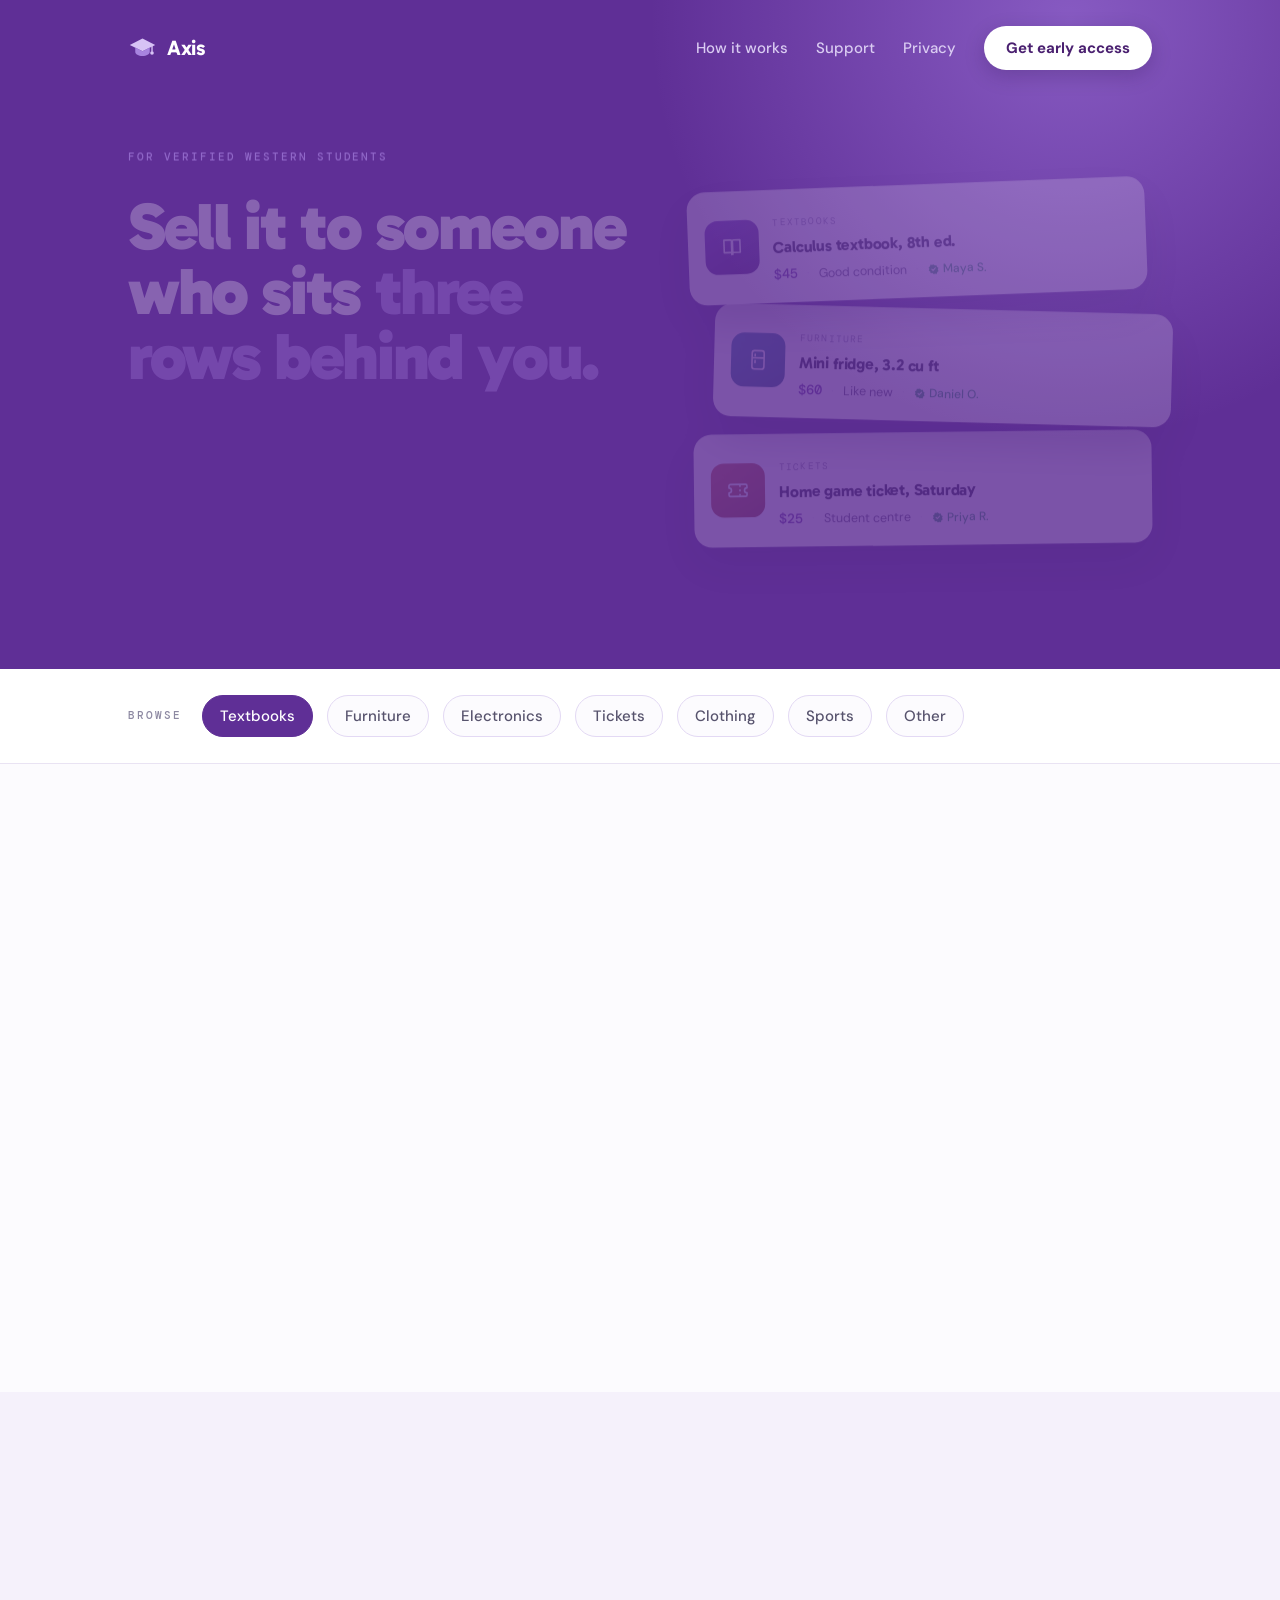
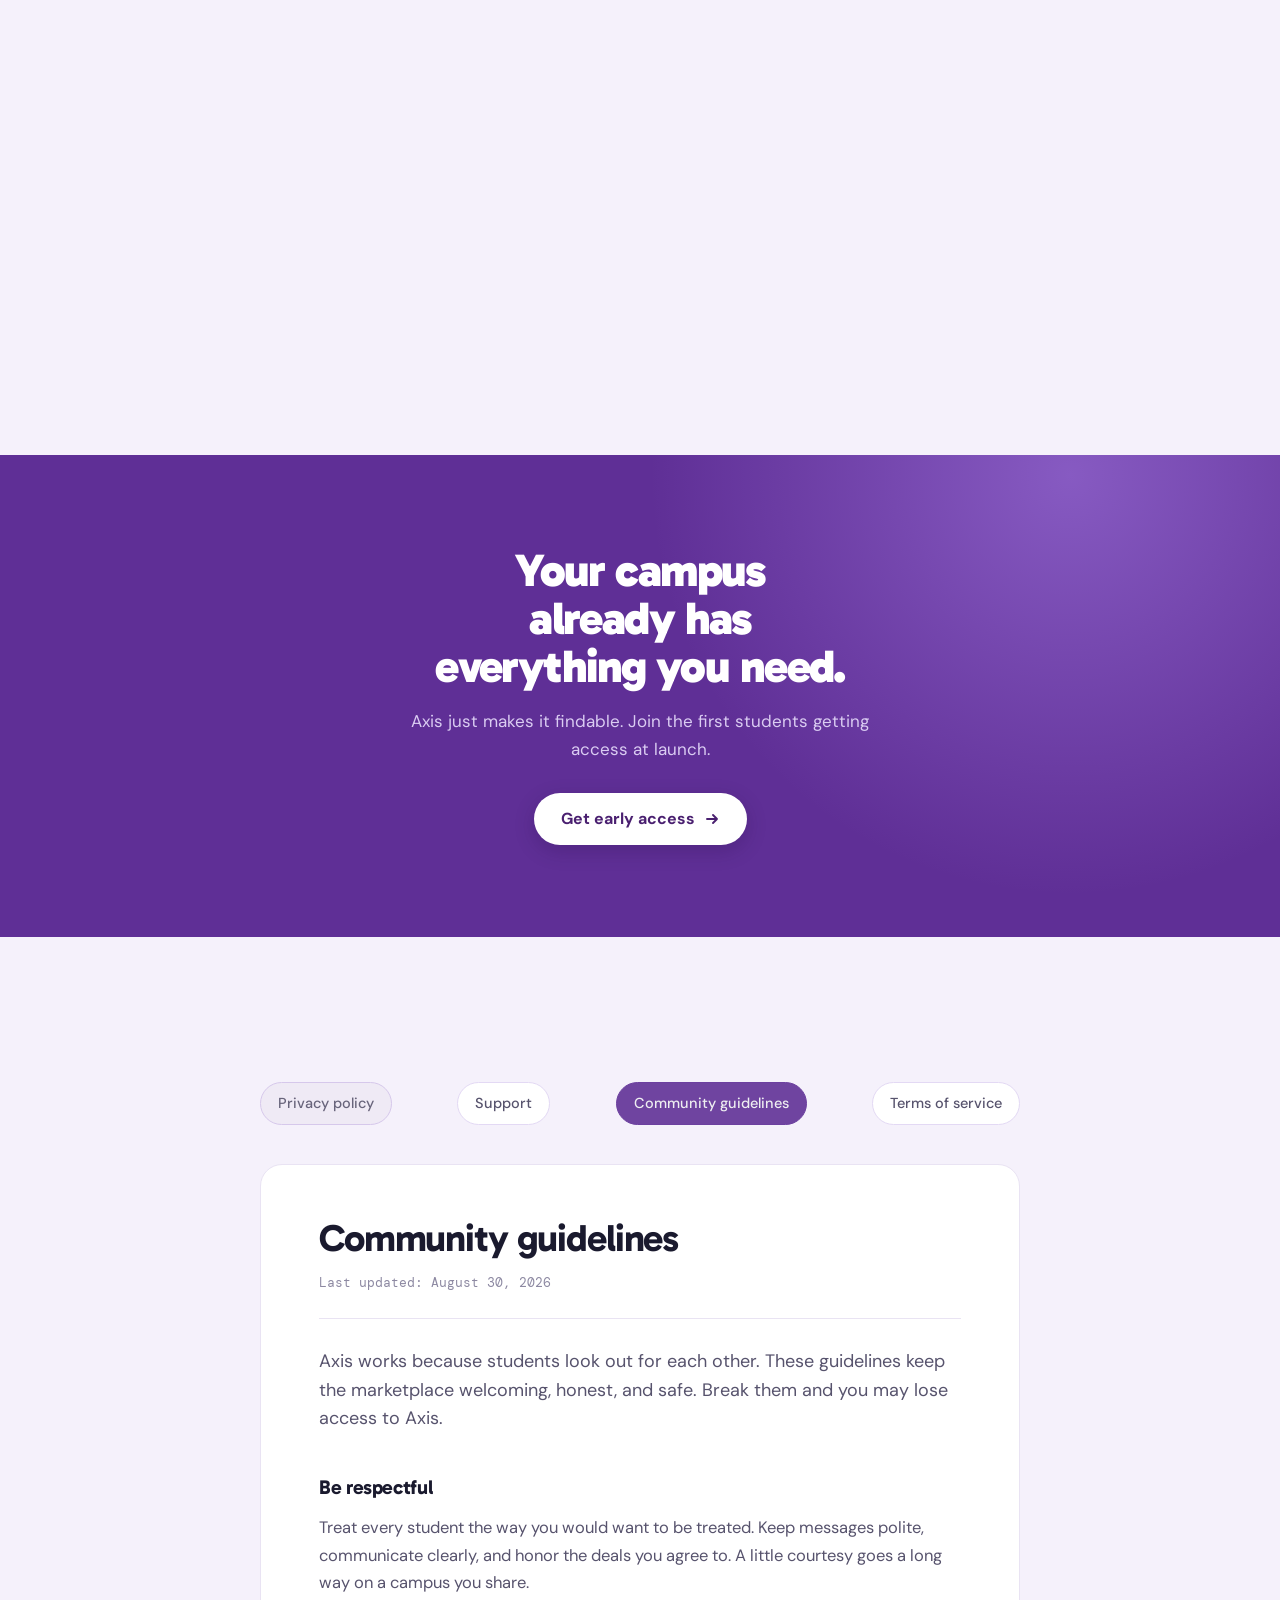
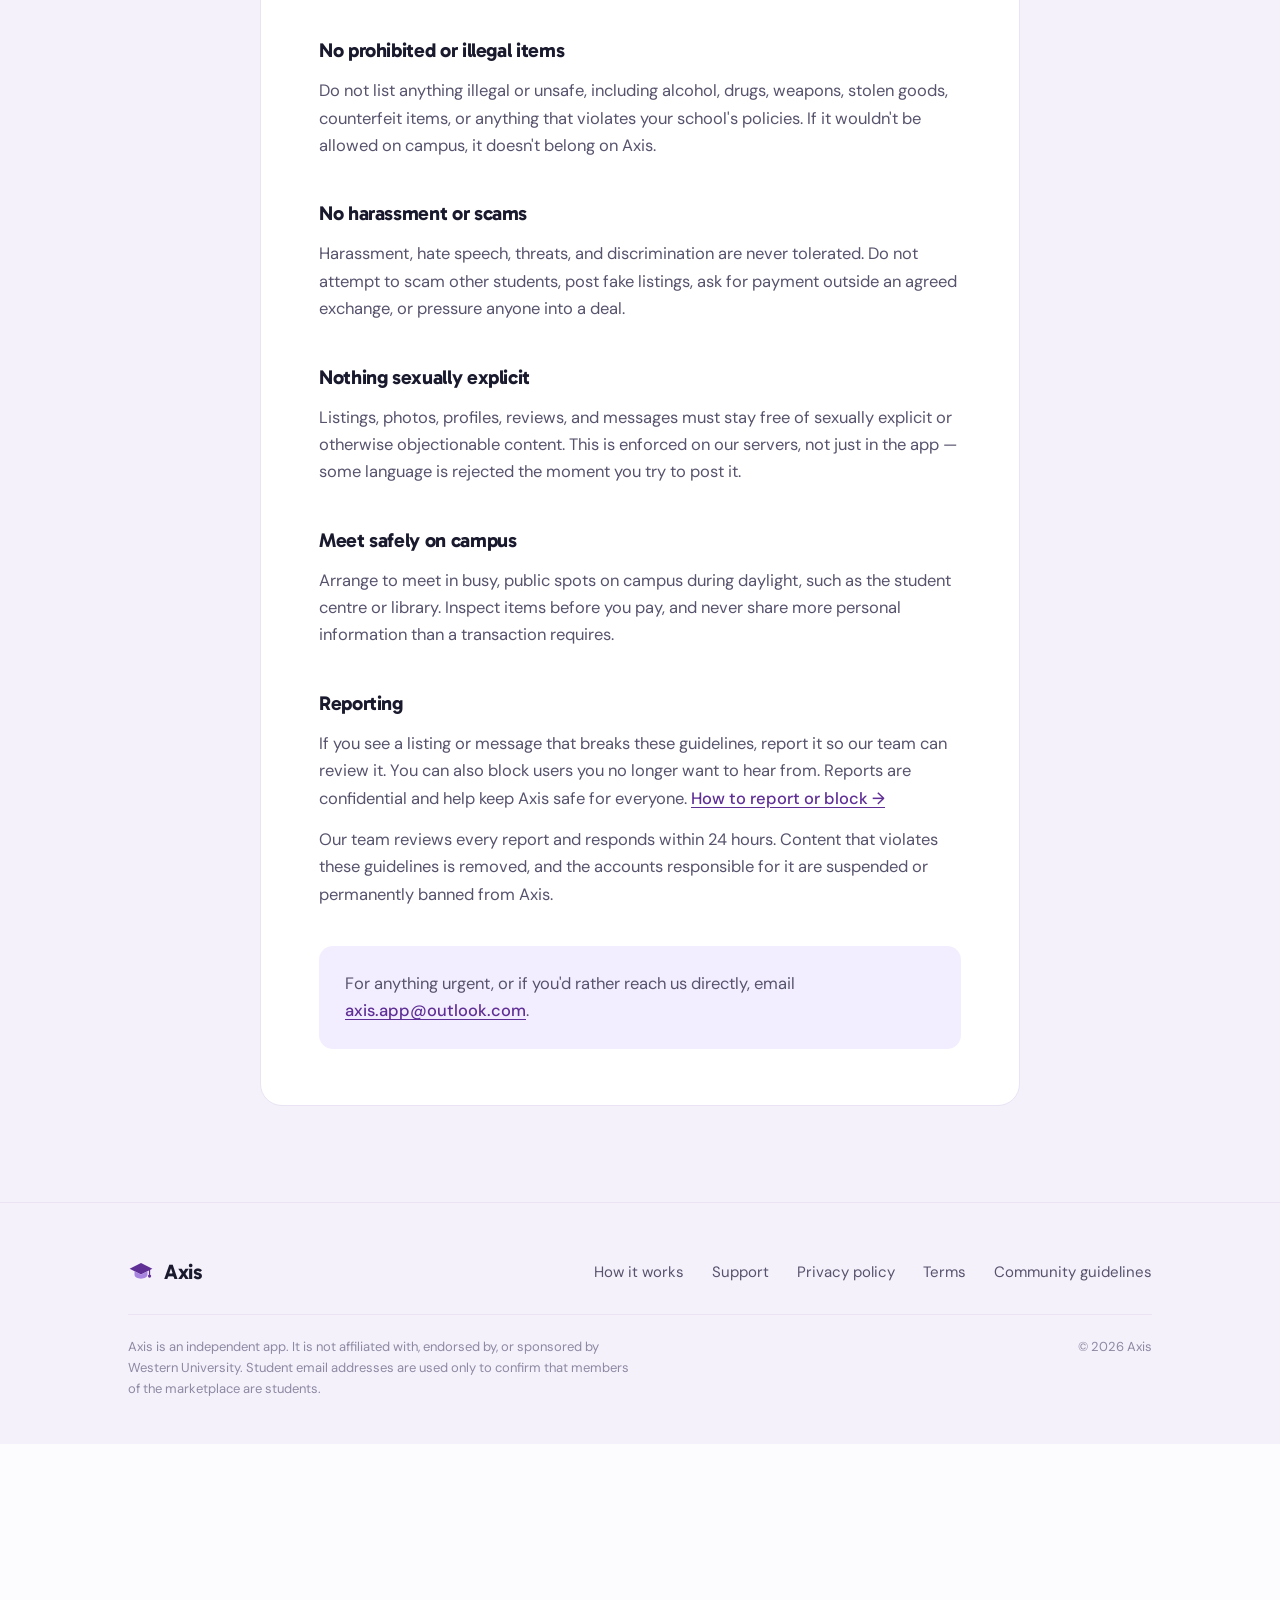
<file: guidelines.html>
<!doctype html>
<html lang="en">
<head>
<meta charset="utf-8">
<title>Community guidelines — Axis</title>
<!-- Same pattern as privacy.html: the document itself lives on the landing page
     so there is only ever one copy of it. This stub exists so the site has a
     clean /guidelines URL to hand to App Store Connect; it lands the visitor
     directly on the section. -->
<meta http-equiv="refresh" content="0; url=index.html#guidelines">
<link rel="canonical" href="index.html#guidelines">
<meta name="robots" content="noindex">
</head>
<body>
<p>Redirecting to <a href="/#guidelines">Axis Community guidelines</a>.</p>
</body>
</html>
</file>
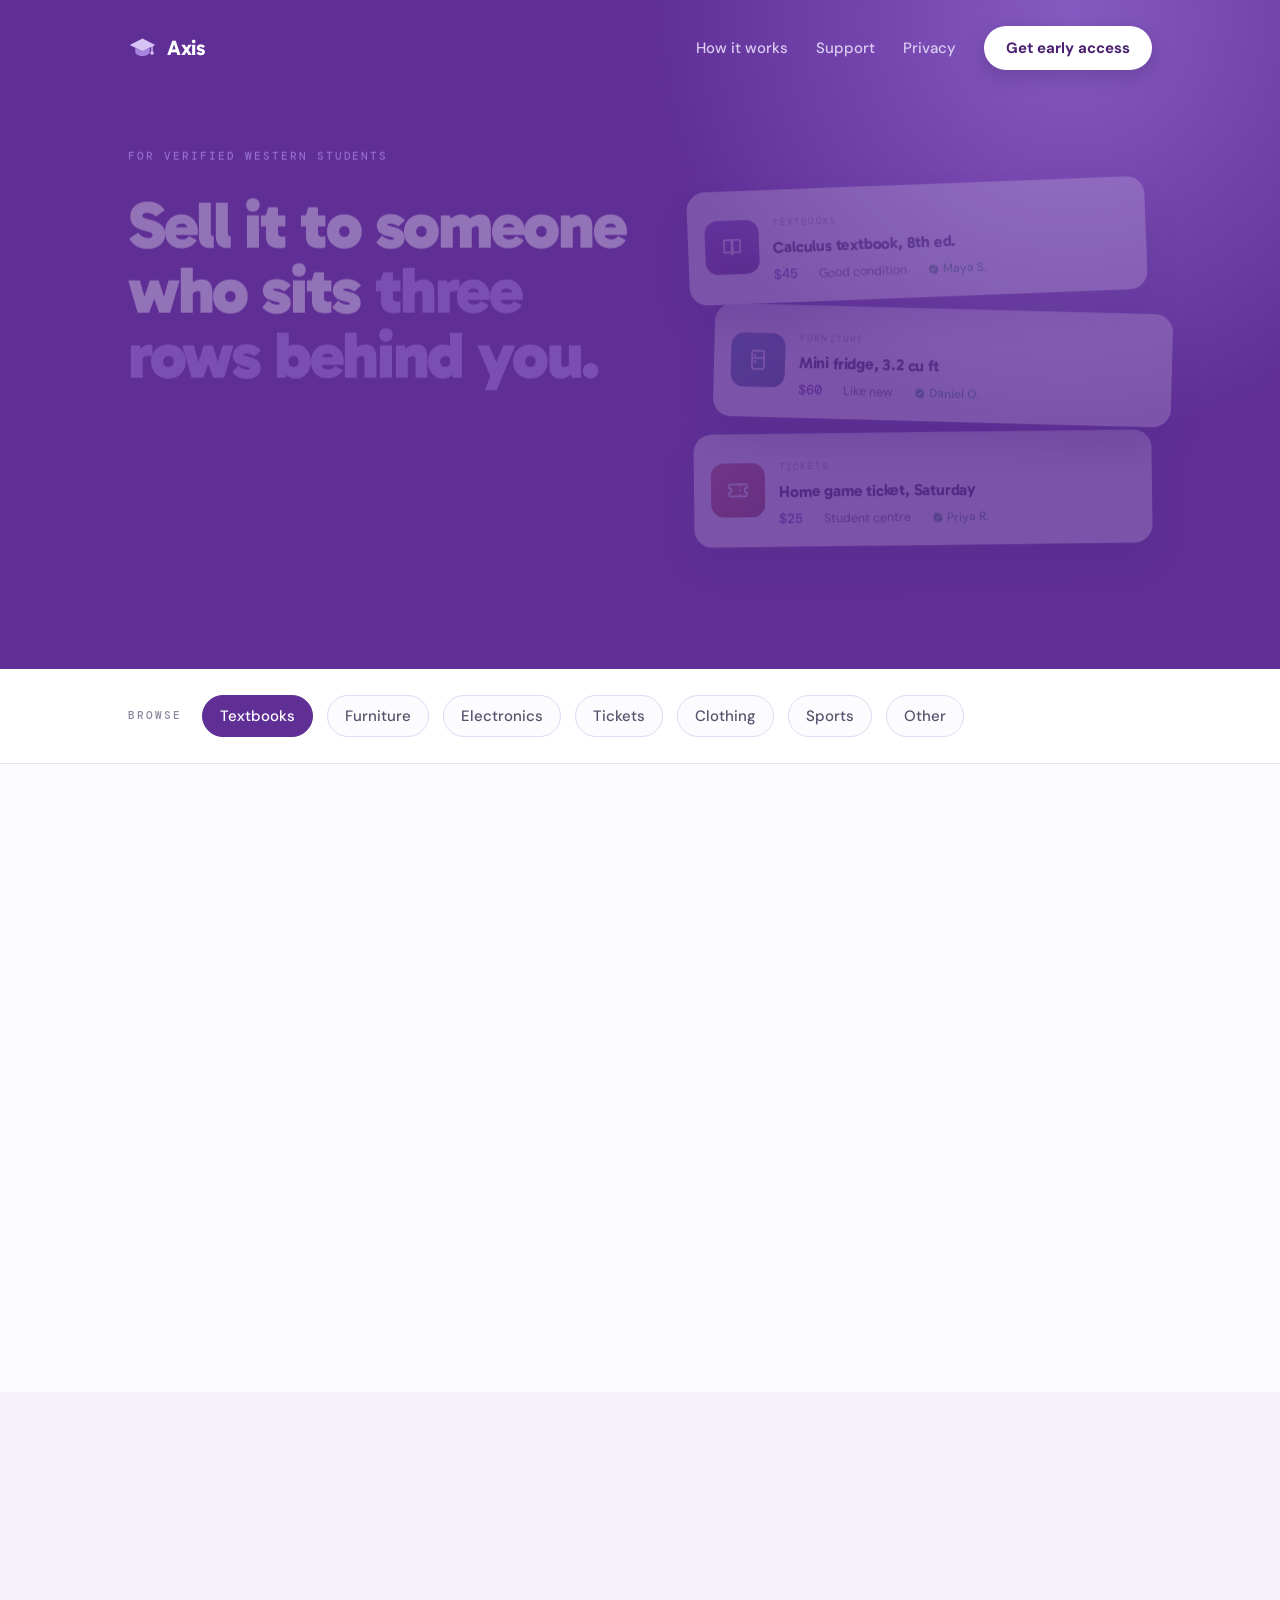
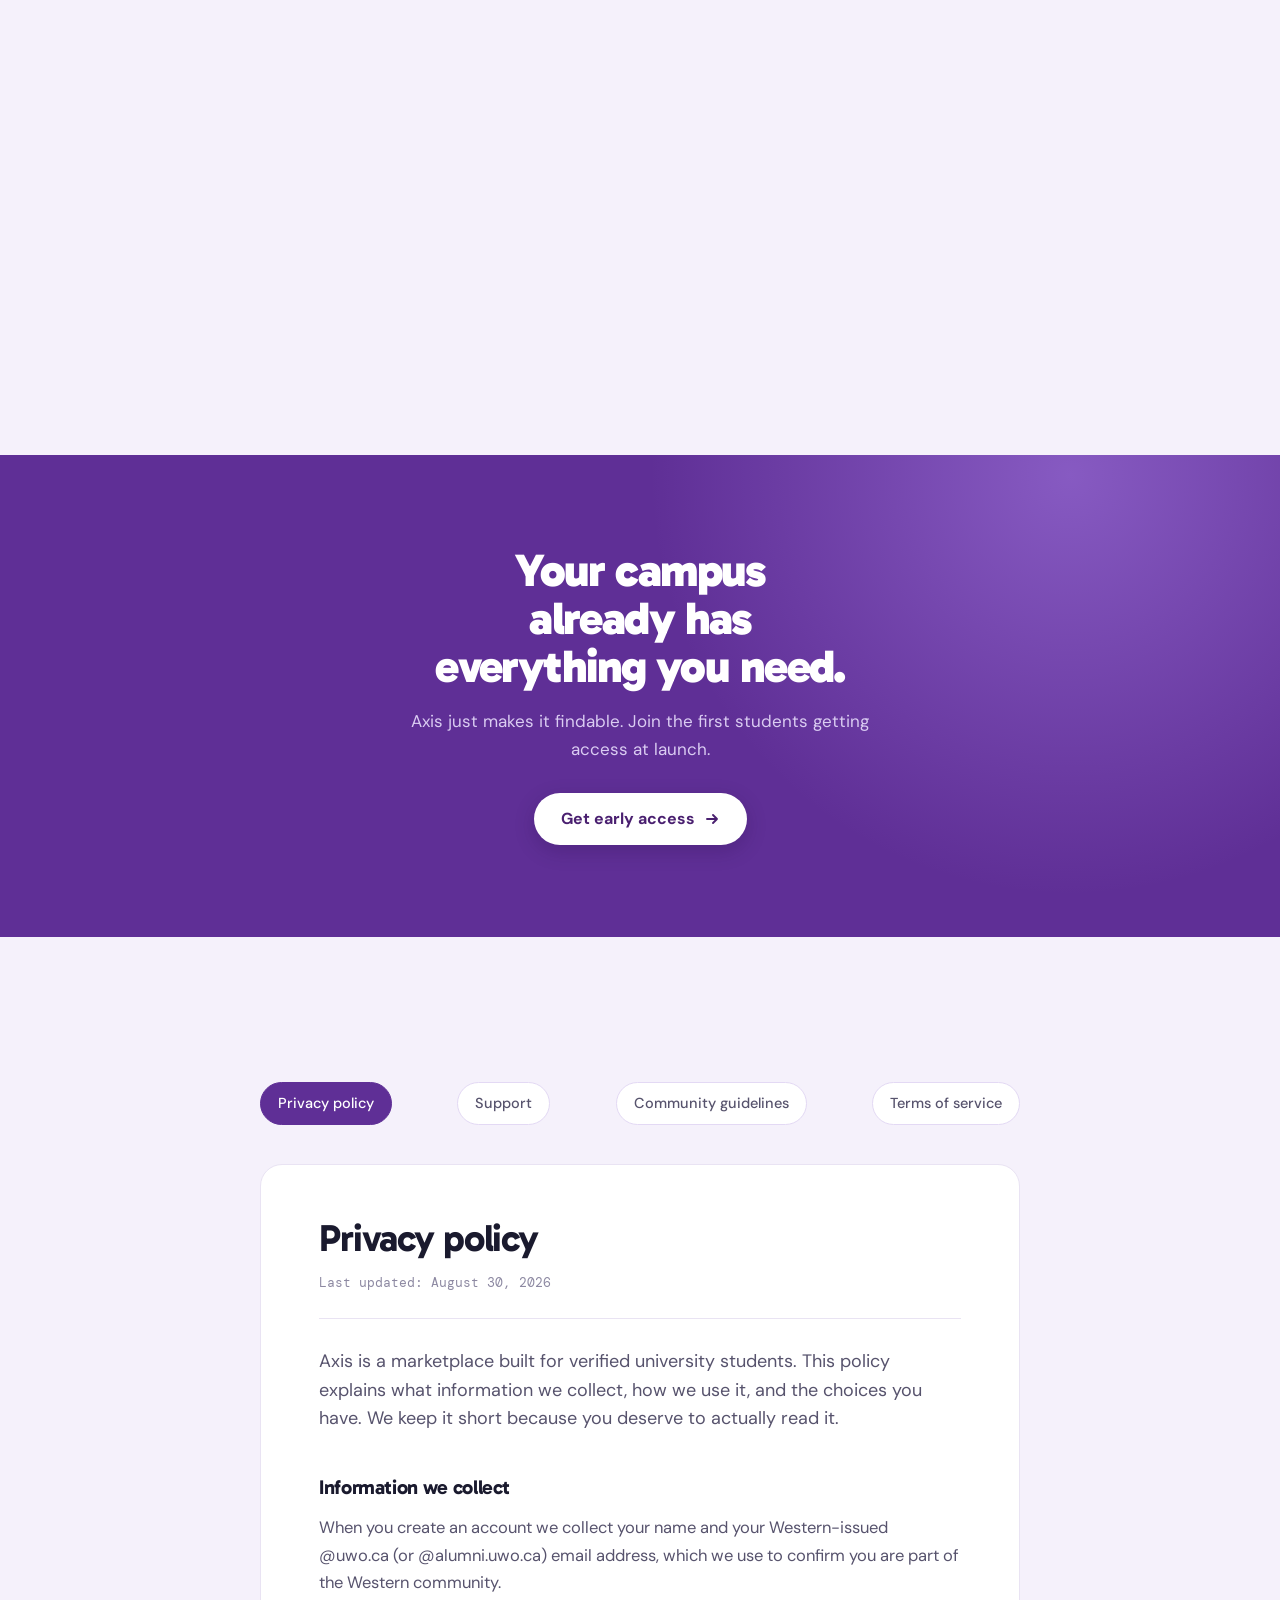
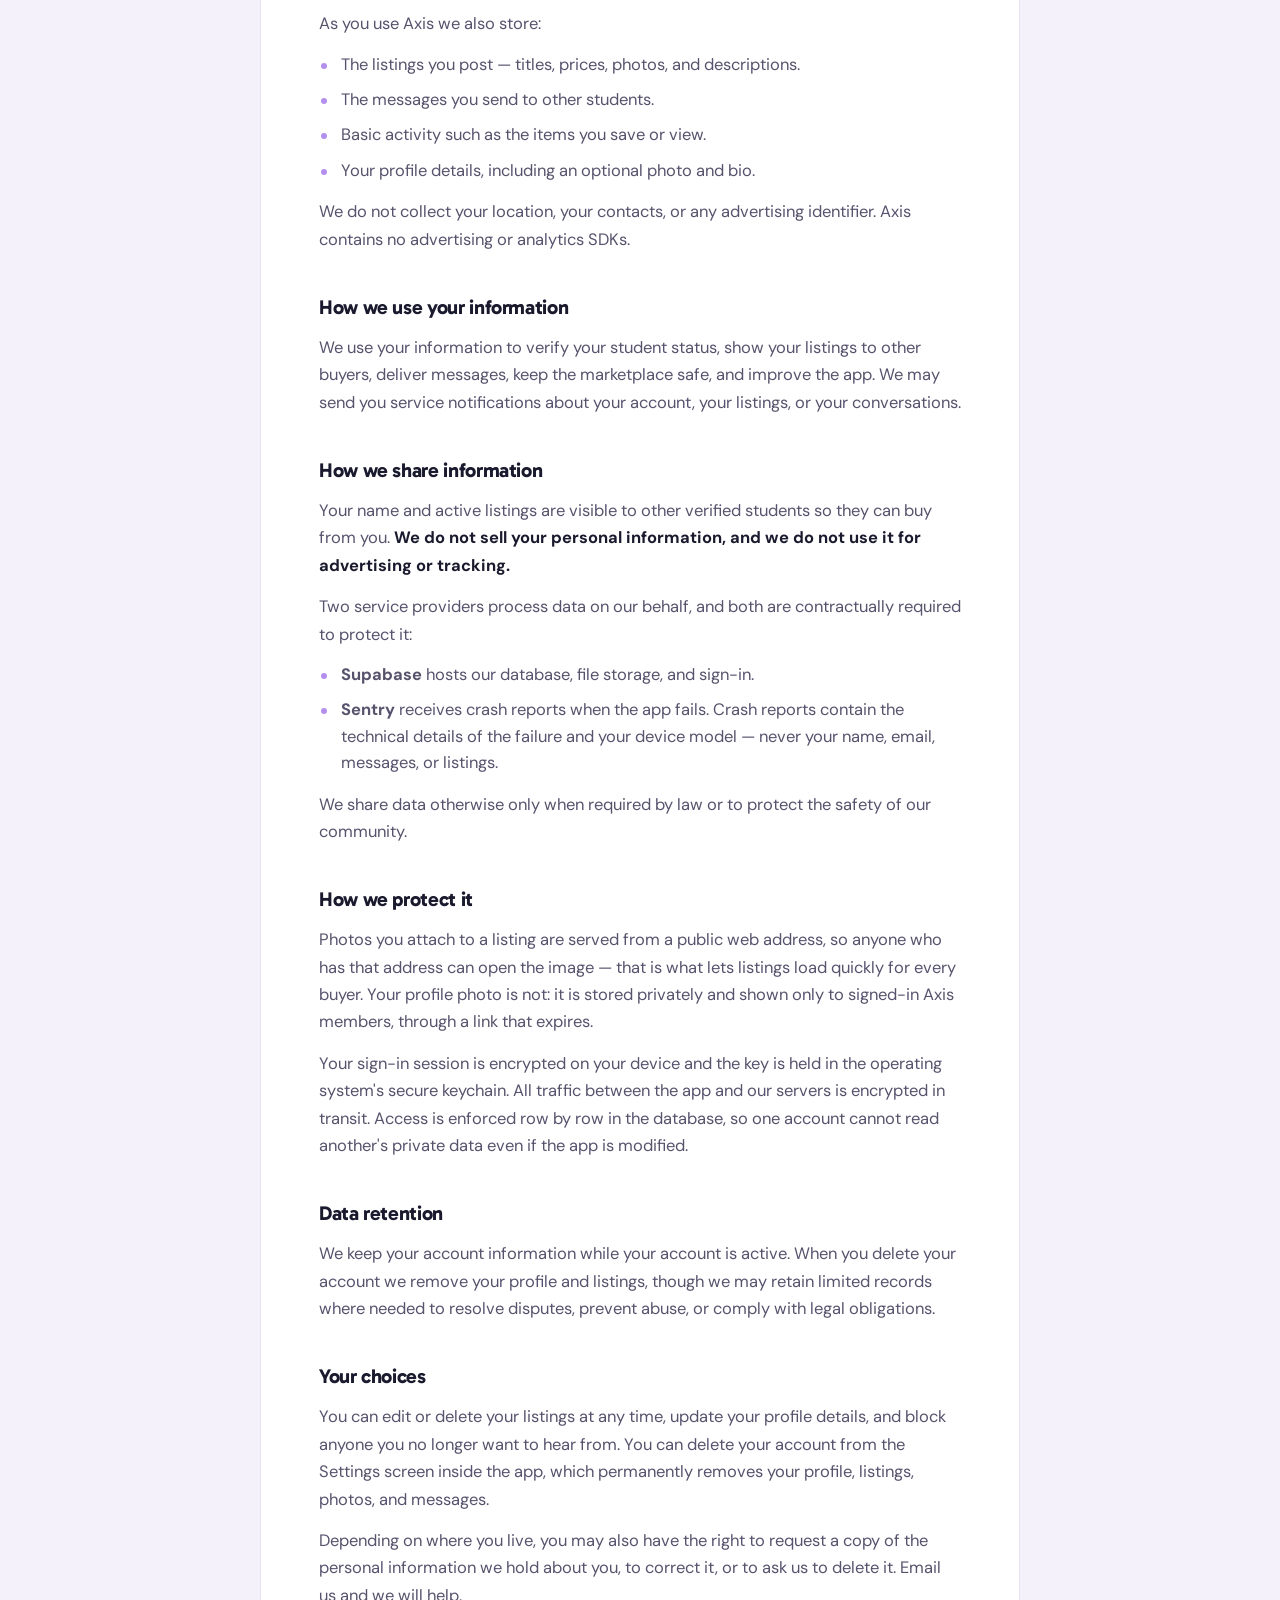
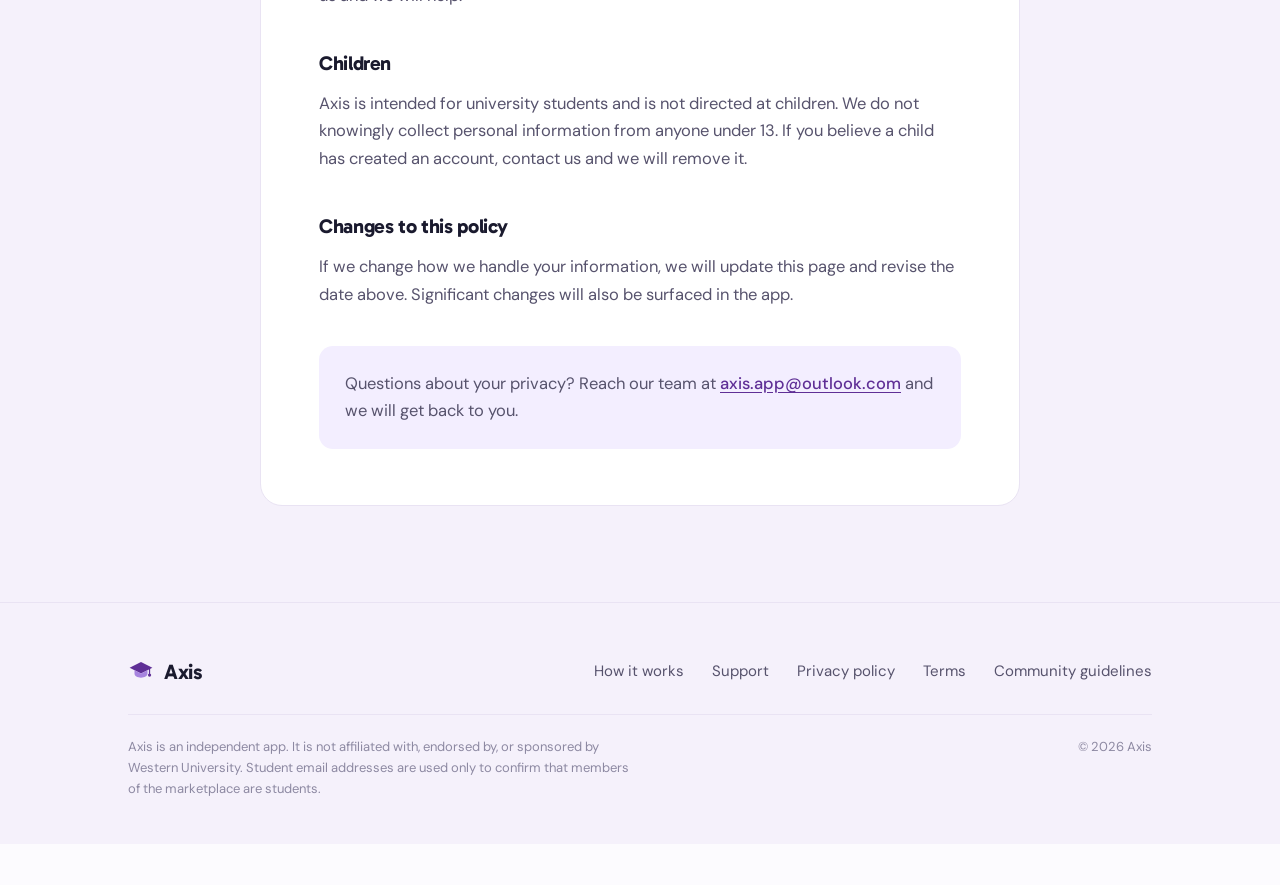
<file: privacy.html>
<!doctype html>
<html lang="en">
<head>
<meta charset="utf-8">
<title>Privacy policy — Axis</title>
<!-- The policy itself lives on the landing page so there is only ever one copy
     of it. This stub exists so the site still has a clean /privacy.html URL to
     hand to App Store Connect; it lands the visitor directly on the policy. -->
<meta http-equiv="refresh" content="0; url=index.html#privacy">
<link rel="canonical" href="index.html#privacy">
<meta name="robots" content="noindex">
</head>
<body>
<p>Redirecting to the <a href="index.html#privacy">Axis privacy policy</a>.</p>
</body>
</html>
</file>
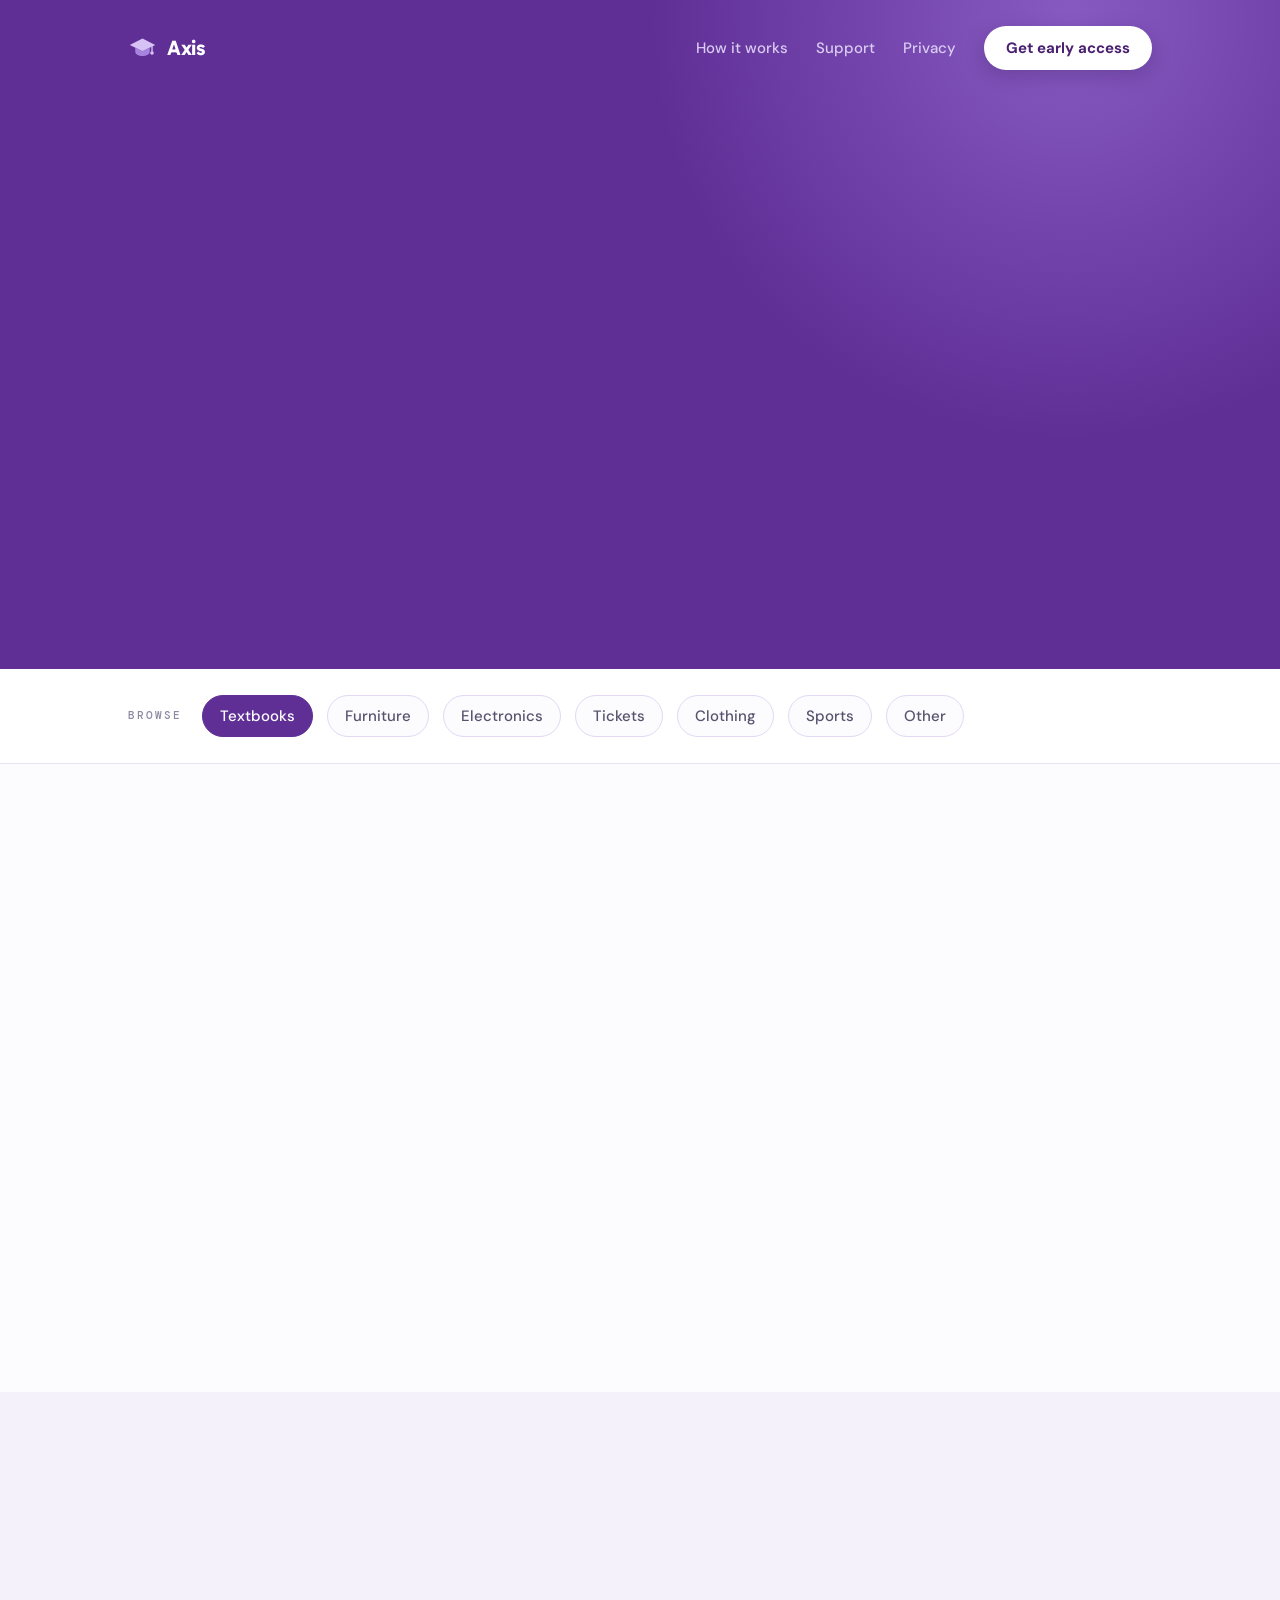
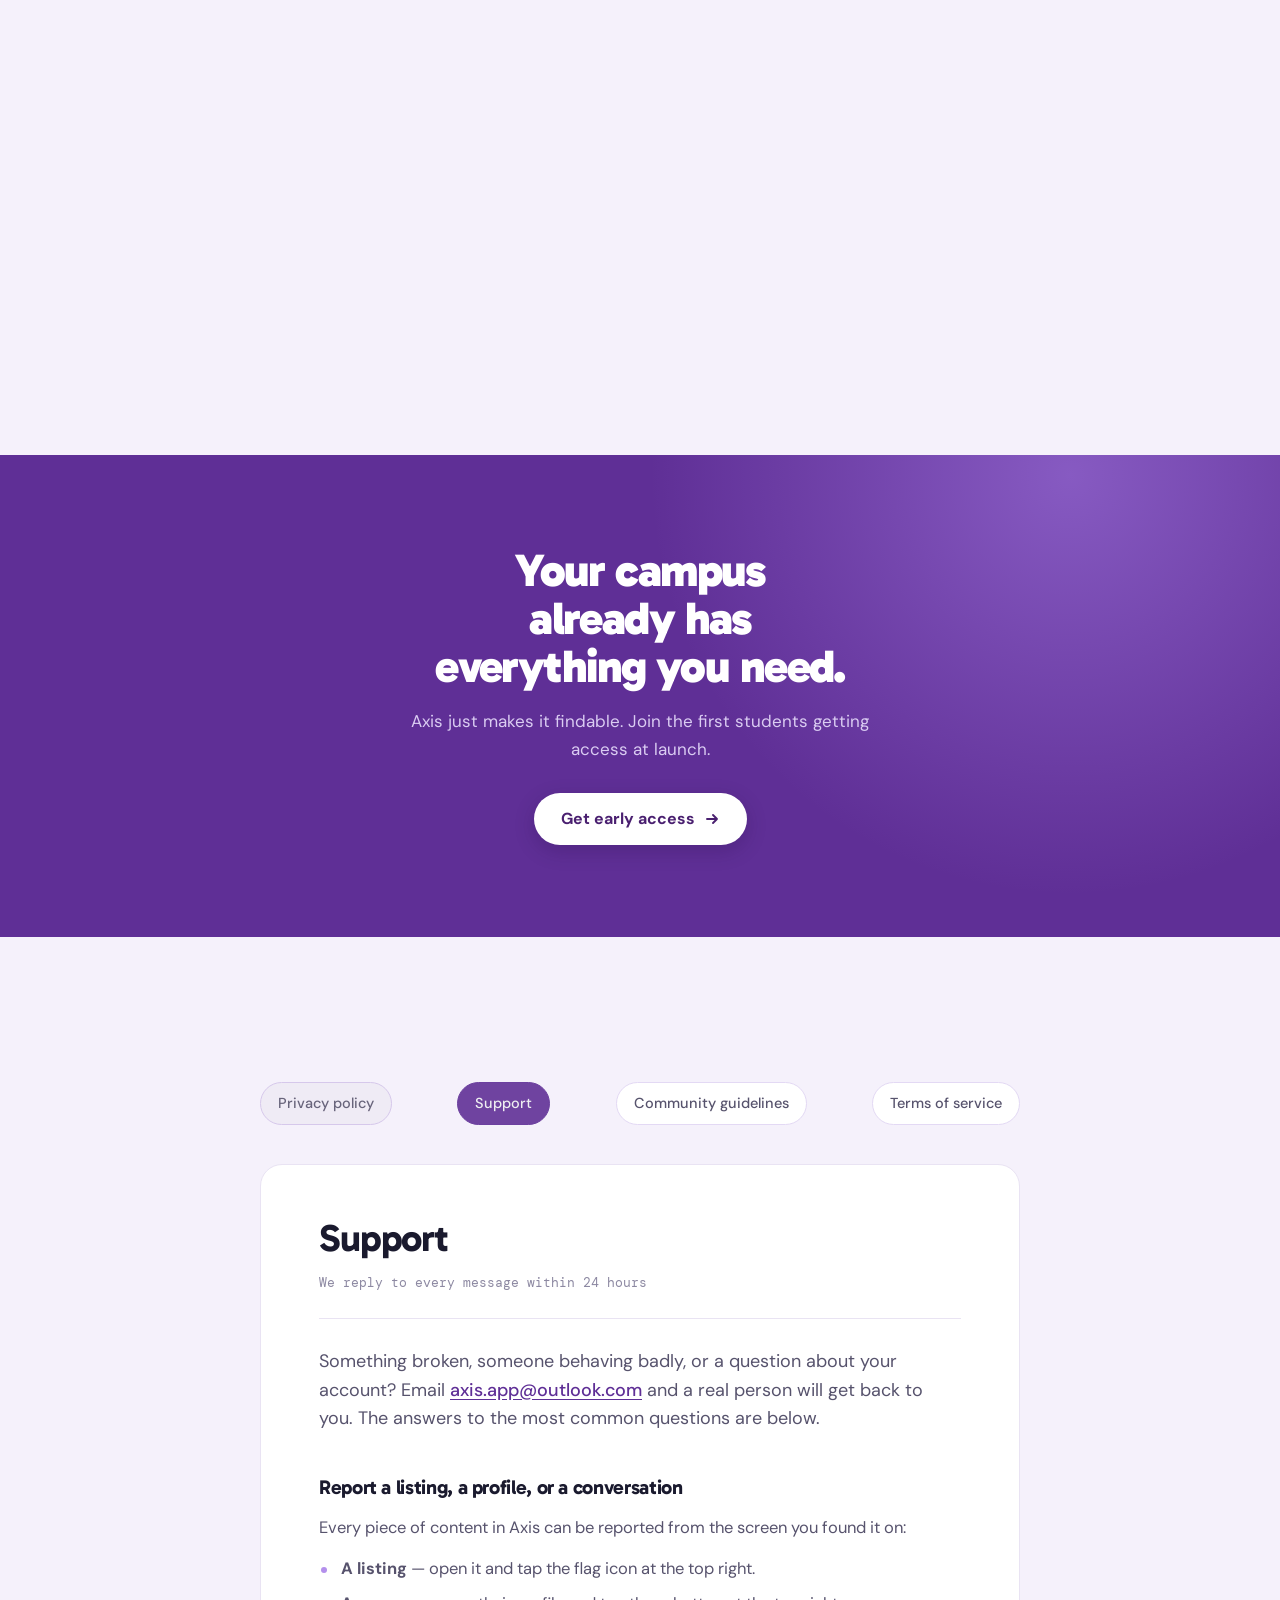
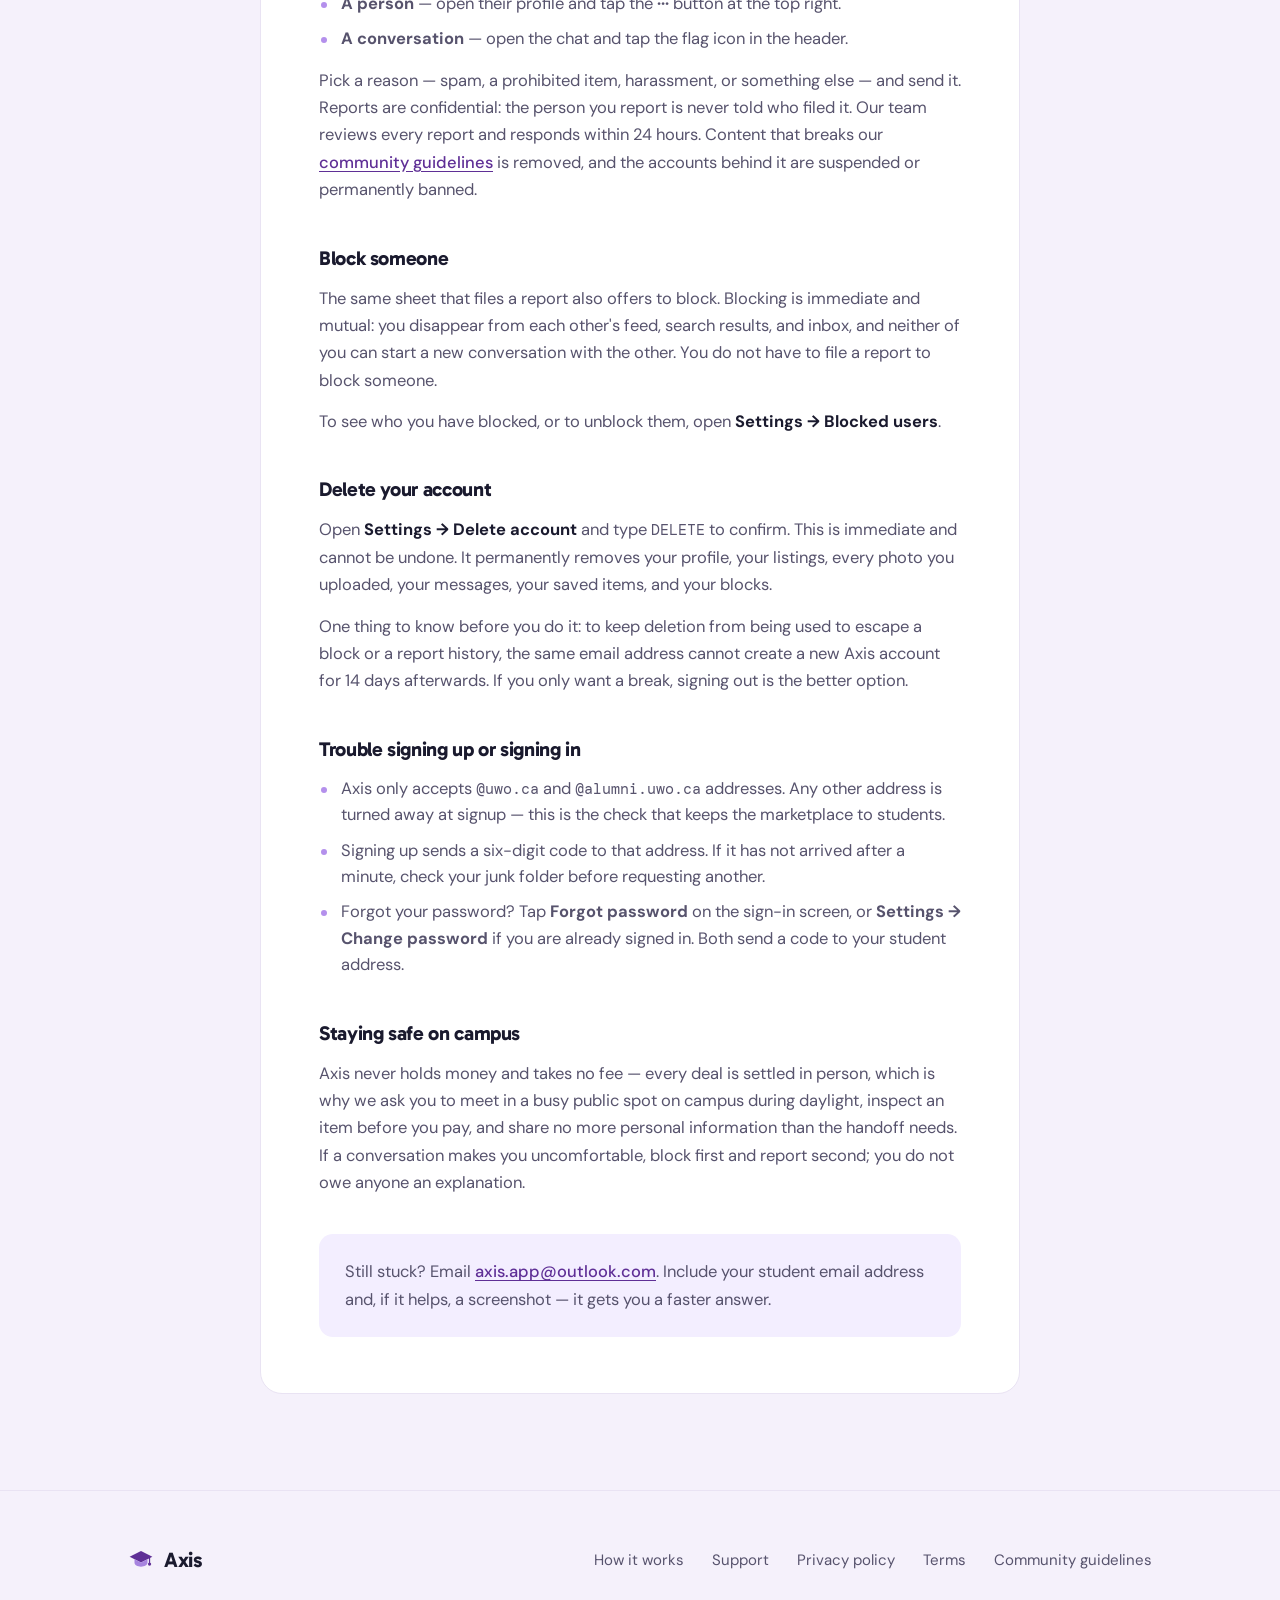
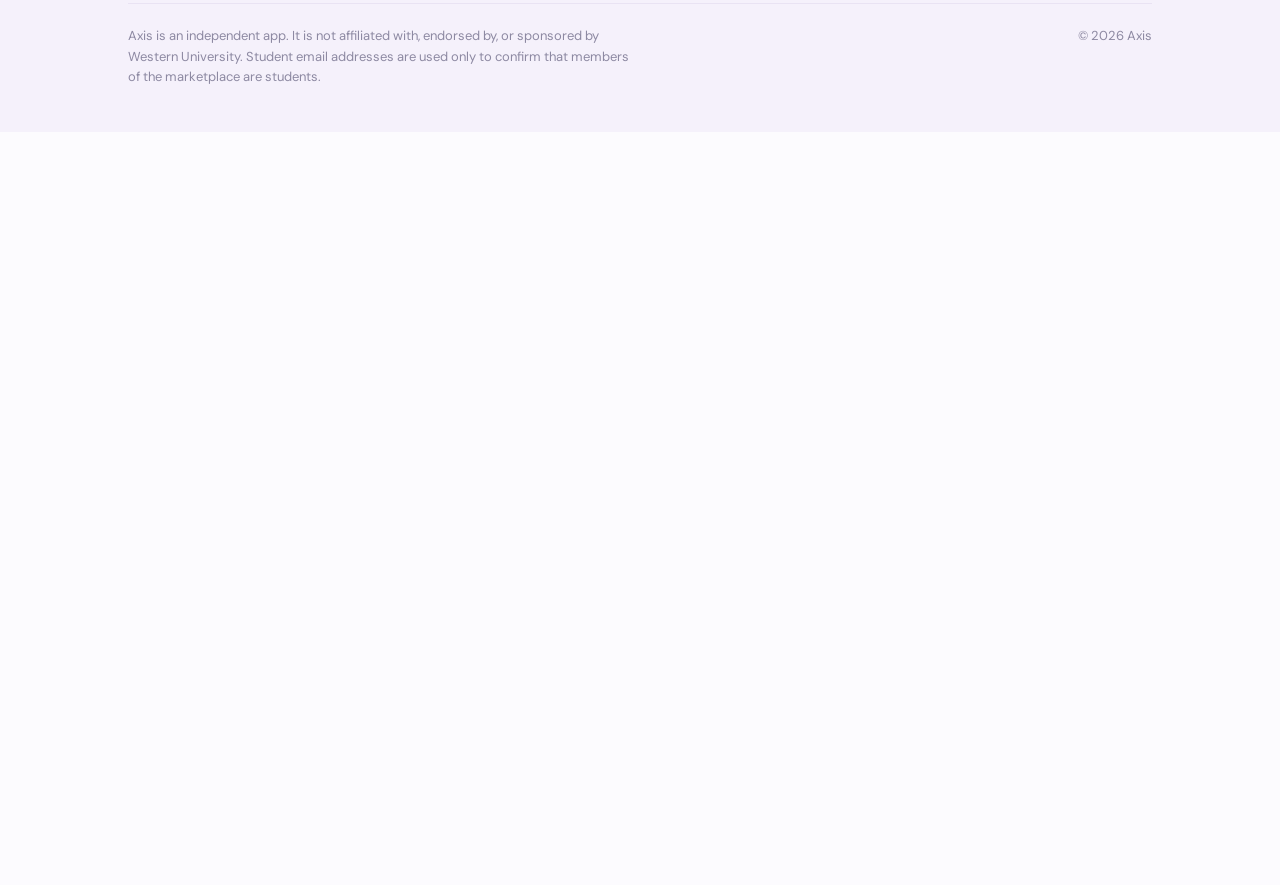
<file: support.html>
<!doctype html>
<html lang="en">
<head>
<meta charset="utf-8">
<title>Support — Axis</title>
<!-- Same pattern as privacy.html: the document itself lives on the landing page
     so there is only ever one copy of it. This stub exists so the site has a
     clean /support URL to hand to App Store Connect; it lands the visitor
     directly on the section. -->
<meta http-equiv="refresh" content="0; url=index.html#support">
<link rel="canonical" href="index.html#support">
<meta name="robots" content="noindex">
</head>
<body>
<p>Redirecting to <a href="/#support">Axis Support</a>.</p>
</body>
</html>
</file>
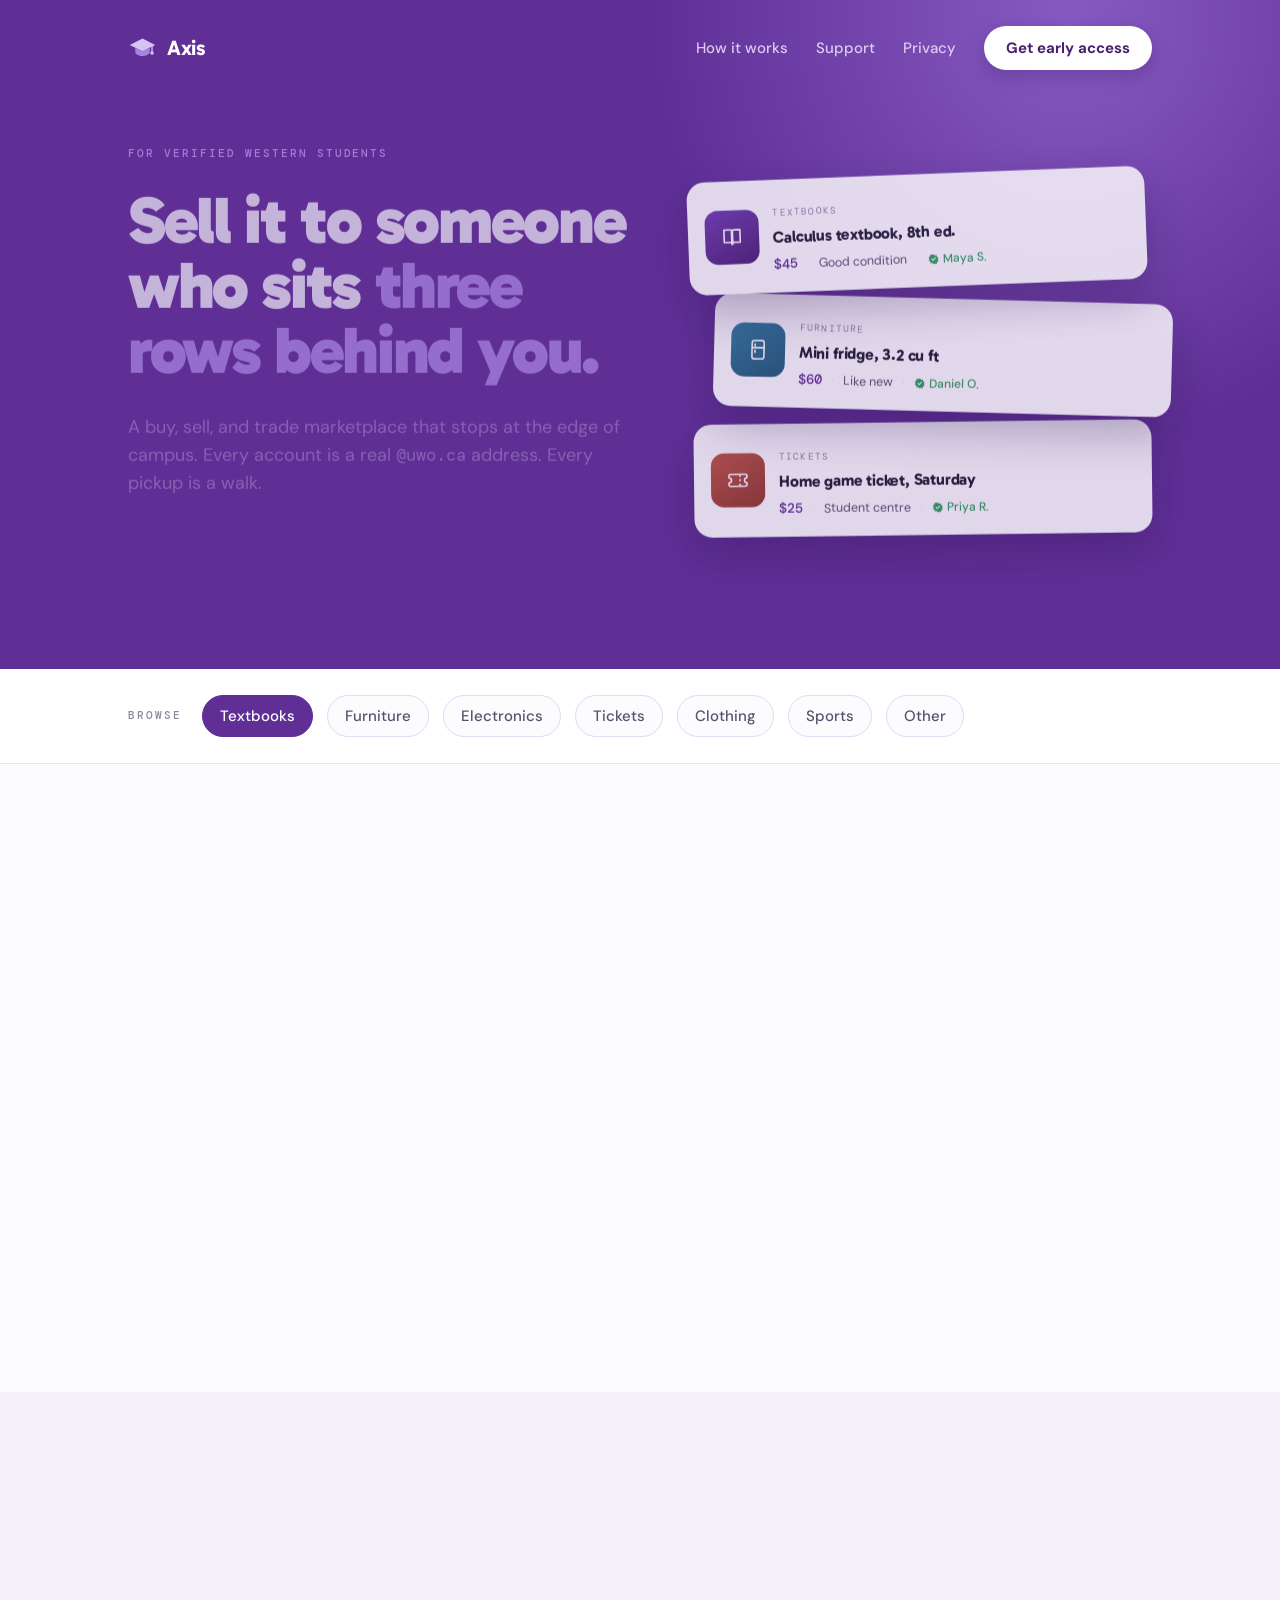
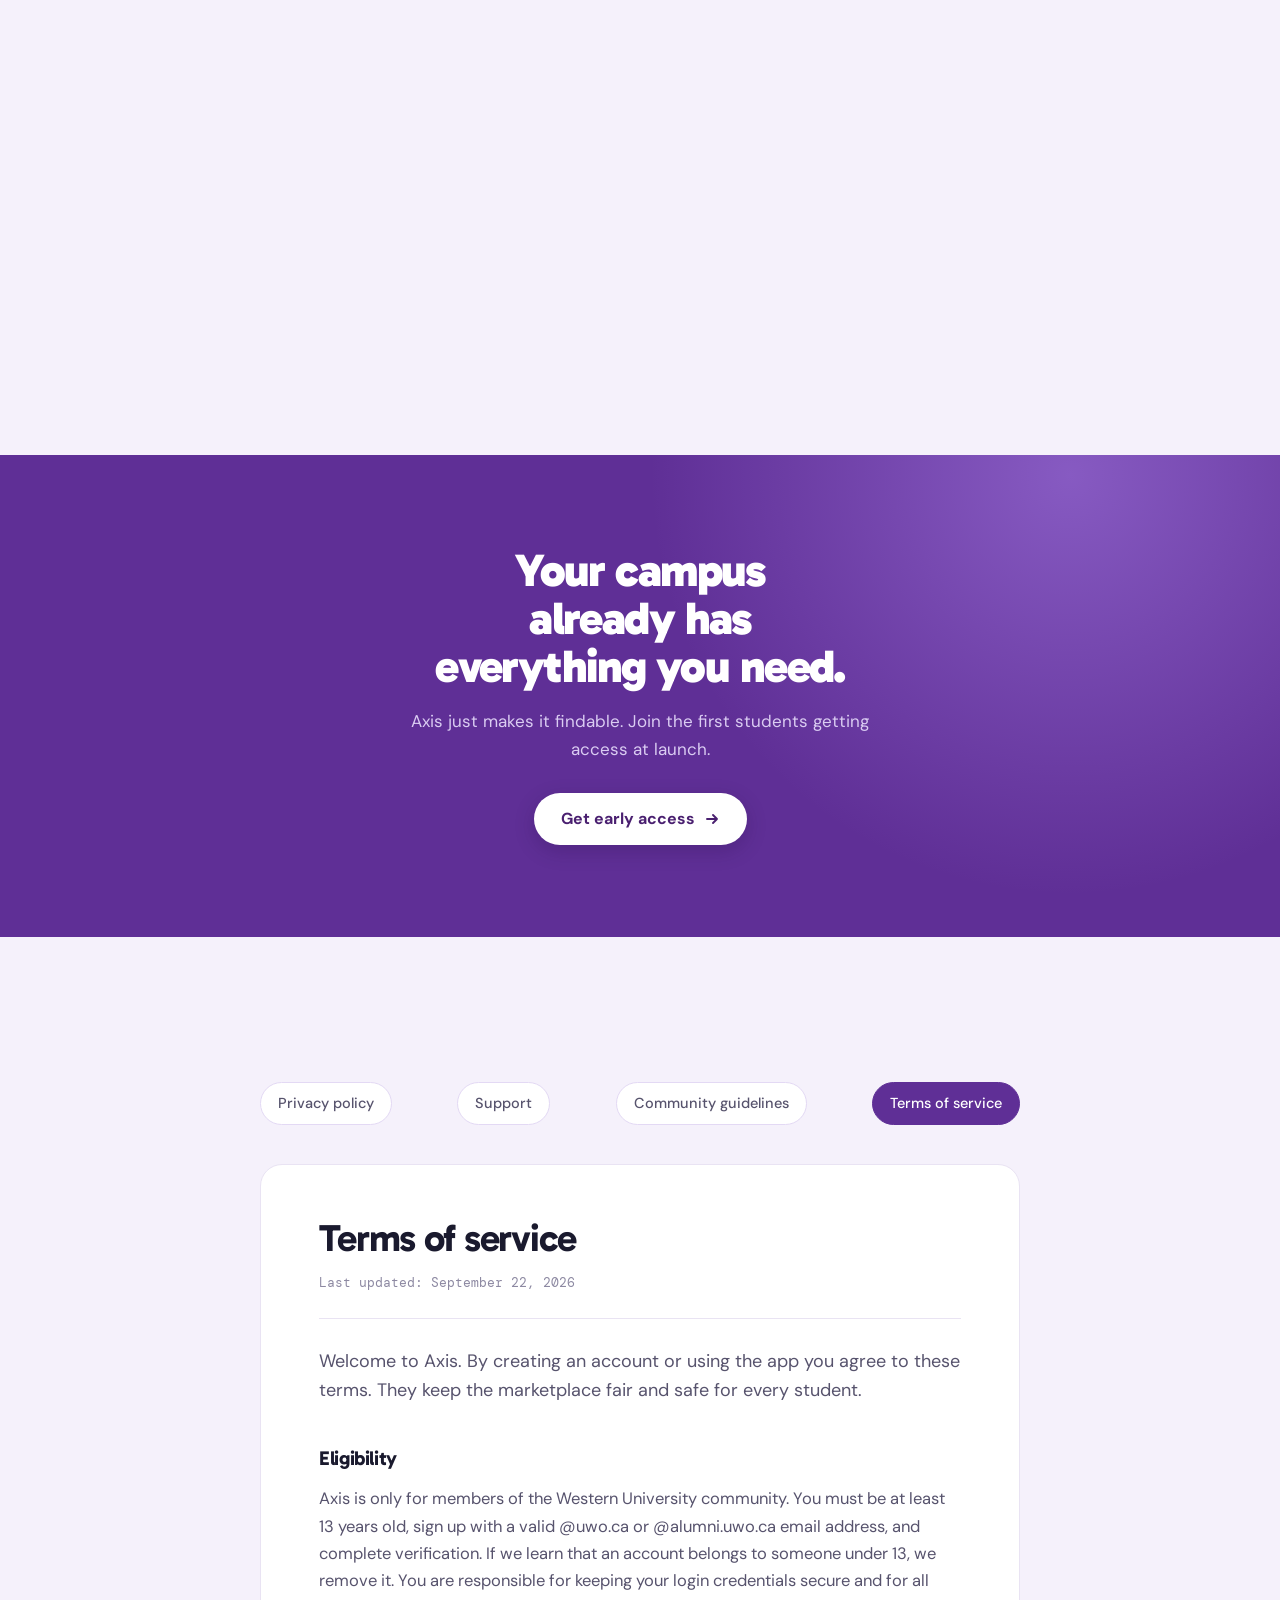
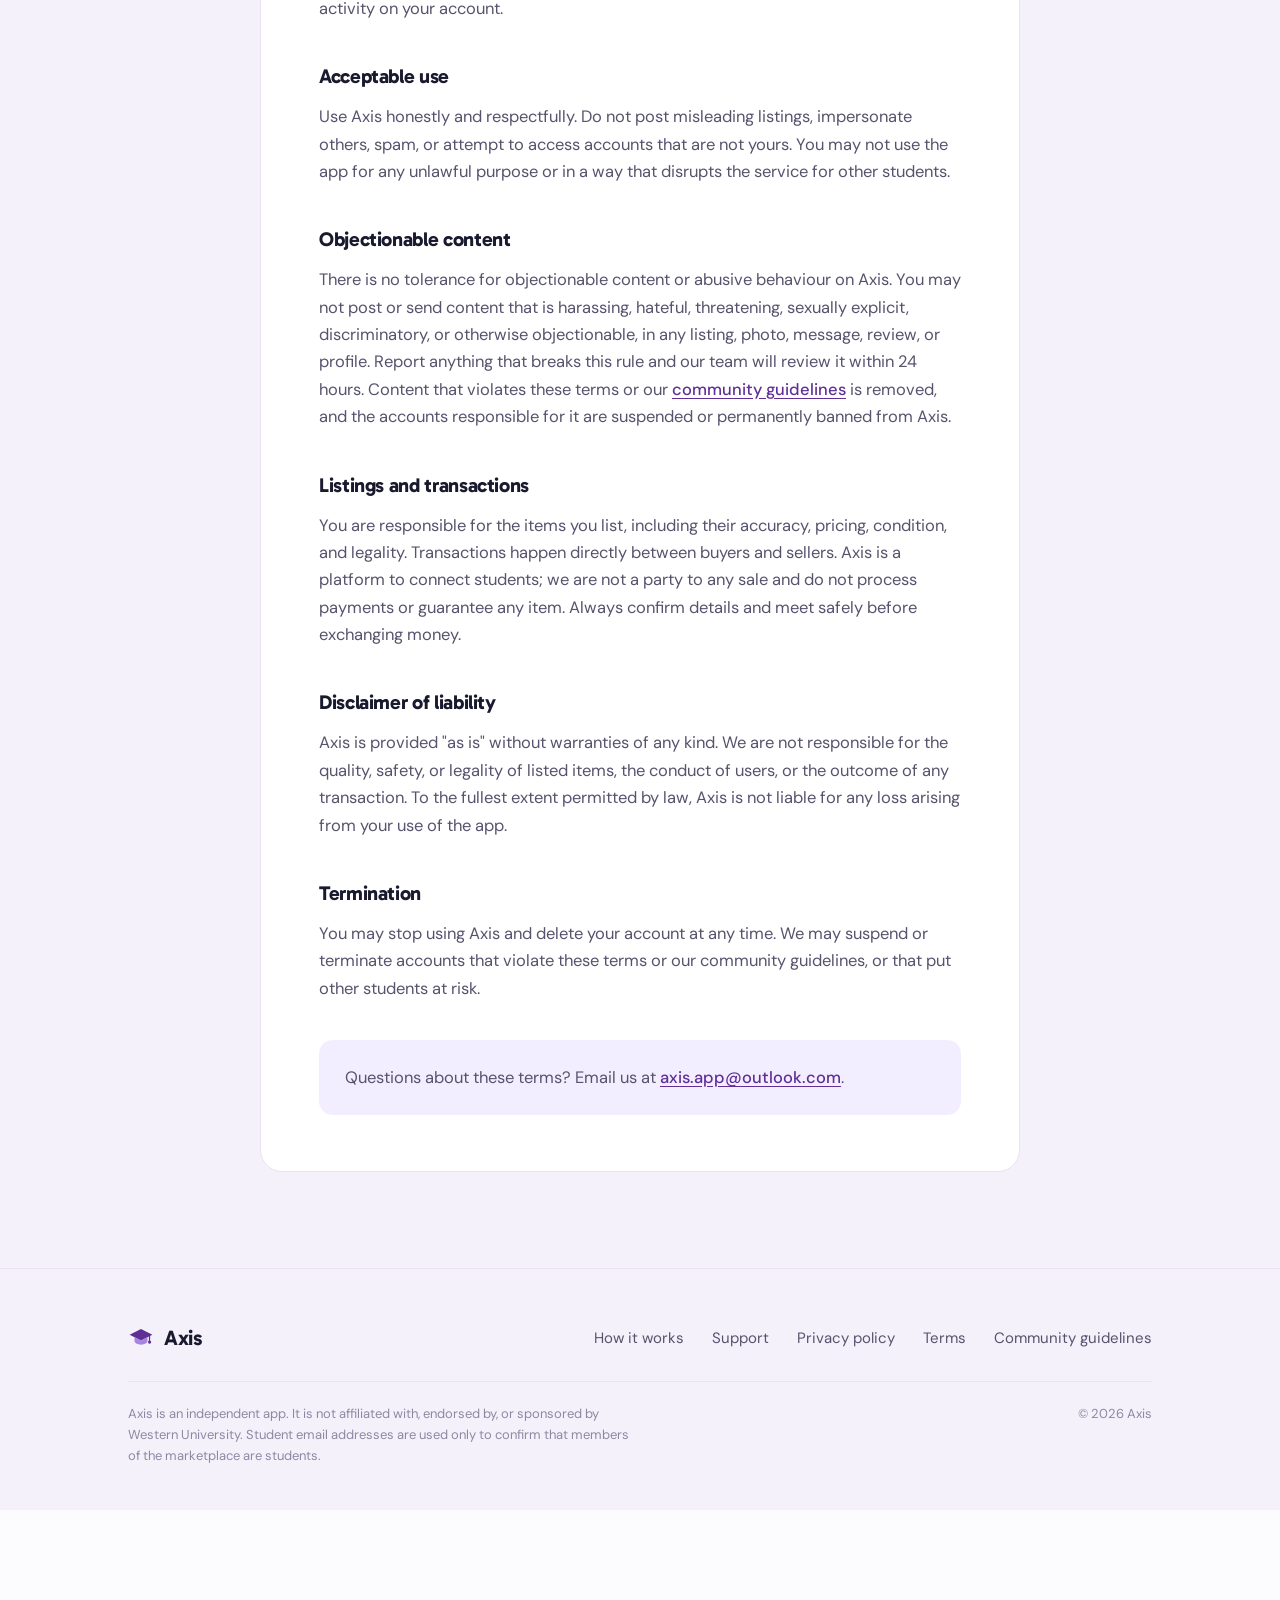
<file: terms.html>
<!doctype html>
<html lang="en">
<head>
<meta charset="utf-8">
<title>Terms of service — Axis</title>
<!-- Same pattern as privacy.html: the document itself lives on the landing page
     so there is only ever one copy of it. This stub exists so the site has a
     clean /terms URL to hand to App Store Connect; it lands the visitor
     directly on the section. -->
<meta http-equiv="refresh" content="0; url=index.html#terms">
<link rel="canonical" href="index.html#terms">
<meta name="robots" content="noindex">
</head>
<body>
<p>Redirecting to <a href="/#terms">Axis Terms of service</a>.</p>
</body>
</html>
</file>
<file: styles.css>
/* ═══════════════════════════════════════════════════════════
   Axis — site styles (index.html; privacy.html is a redirect stub)
   Palette and type mirror the app (src/constants/theme.ts):
   brand #5C2D91, ink #1A1A2E, DM Sans. Gabarito carries the
   display type; DM Mono carries prices and labels.
   ═══════════════════════════════════════════════════════════ */

:root {
  --brand:       #5F2F96;
  --brand-deep:  #4A2070;
  --brand-lift:  #B490EC;
  --brand-tint:  #F3EEFF;
  --brand-line:  #E3D9F4;

  --paper:       #FCFBFE;
  --paper-alt:   #F5F1FB;
  --card:        #FFFFFF;

  --ink:         #1A1A2E;
  --ink-soft:    #57536D;
  --ink-mute:    #8D89A2;
  --on-brand:    #FFFFFF;
  --on-brand-soft:#DACCF2;

  --verified:    #2E9E5B;
  --line:        #E9E3F3;

  --display: "Gabarito", "Trebuchet MS", sans-serif;
  --sans:    "DM Sans", -apple-system, BlinkMacSystemFont, "Segoe UI", sans-serif;
  --mono:    "DM Mono", ui-monospace, "SF Mono", Menlo, monospace;

  --shell: 1080px;
  --gap:   28px;
}

* { box-sizing: border-box; }

html { scroll-behavior: smooth; }
@media (prefers-reduced-motion: reduce) { html { scroll-behavior: auto; } }

body {
  margin: 0;
  background: var(--paper);
  color: var(--ink);
  font-family: var(--sans);
  font-size: 17px;
  line-height: 1.6;
  -webkit-font-smoothing: antialiased;
}

.shell {
  width: 100%;
  max-width: var(--shell);
  margin: 0 auto;
  padding: 0 var(--gap);
}

a { color: inherit; }

:focus-visible {
  outline: 2px solid var(--brand-lift);
  outline-offset: 3px;
  border-radius: 4px;
}

.eyebrow {
  font-family: var(--mono);
  font-size: 11px;
  font-weight: 500;
  letter-spacing: 0.18em;
  text-transform: uppercase;
  margin: 0;
}

.wordmark {
  display: inline-flex;
  align-items: center;
  gap: 10px;
  font-family: var(--display);
  font-weight: 700;
  font-size: 21px;
  letter-spacing: -0.02em;
  text-decoration: none;
}

.btn {
  display: inline-flex;
  align-items: center;
  gap: 9px;
  height: 52px;
  padding: 0 27px;
  border-radius: 26px;
  font-family: var(--sans);
  font-size: 16px;
  font-weight: 700;
  text-decoration: none;
  background: #FFFFFF;
  color: var(--brand-deep);
  border: none;
  white-space: nowrap;
  transition: transform 0.18s ease, box-shadow 0.18s ease;
  box-shadow: 0 6px 20px rgba(30, 8, 60, 0.22);
}
.btn:hover { transform: translateY(-2px); box-shadow: 0 12px 28px rgba(30, 8, 60, 0.28); }
.btn svg { flex: none; }

.btn-ink {
  background: var(--brand);
  color: #FFFFFF;
  box-shadow: 0 6px 20px rgba(95, 47, 150, 0.26);
}

/* ═══════════ purple band (hero + closing) ═══════════ */
.purple {
  position: relative;
  overflow: hidden;
  background: var(--brand);
  color: var(--on-brand);
}
.purple::before {
  content: "";
  position: absolute;
  width: 900px; height: 900px;
  top: -430px; right: -240px;
  border-radius: 50%;
  background: radial-gradient(circle, rgba(190,150,255,0.42) 0%, rgba(190,150,255,0) 66%);
  pointer-events: none;
}
.purple > * { position: relative; z-index: 1; }

nav {
  display: flex;
  align-items: center;
  justify-content: space-between;
  gap: 20px;
  padding: 26px 0 0;
}
nav .nav-right {
  display: flex;
  align-items: center;
  gap: 28px;
  font-size: 15px;
  font-weight: 500;
}
nav a { text-decoration: none; }
nav .nav-right .quiet { color: var(--on-brand-soft); transition: color 0.18s ease; }
nav .nav-right .quiet:hover { color: #FFFFFF; }
nav .btn { height: 44px; padding: 0 22px; font-size: 15px; }
@media (max-width: 640px) { nav .nav-right .quiet { display: none; } }

/* ═══════════ sections ═══════════ */
section { padding: 96px 0; }
@media (max-width: 760px) { section { padding: 68px 0; } }

h1, h2, h3 { text-wrap: balance; }

.sec-head {
  display: grid;
  grid-template-columns: minmax(0, 1fr) minmax(0, 0.85fr);
  gap: 24px 56px;
  align-items: end;
  margin-bottom: 56px;
}
@media (max-width: 820px) {
  .sec-head { grid-template-columns: 1fr; gap: 18px; margin-bottom: 40px; }
}
.sec-head .eyebrow { color: var(--brand); margin-bottom: 14px; }
.sec-head h2 {
  font-family: var(--display);
  font-weight: 700;
  font-size: clamp(30px, 3.8vw, 42px);
  line-height: 1.05;
  letter-spacing: -0.03em;
  margin: 0;
}
.sec-head p {
  margin: 0;
  font-size: 17px;
  line-height: 1.6;
  color: var(--ink-soft);
  padding-bottom: 5px;
}

/* ═══════════ footer ═══════════ */
footer {
  background: var(--paper-alt);
  border-top: 1px solid var(--line);
  padding: 52px 0 44px;
}
.foot-top {
  display: flex;
  flex-wrap: wrap;
  align-items: center;
  justify-content: space-between;
  gap: 20px 32px;
  padding-bottom: 26px;
  border-bottom: 1px solid var(--line);
}
.foot-top .wordmark { color: var(--ink); }
.foot-links {
  display: flex;
  flex-wrap: wrap;
  gap: 10px 28px;
  font-size: 15px;
}
.foot-links a { color: var(--ink-soft); text-decoration: none; }
.foot-links a:hover { color: var(--brand); }
.foot-bottom {
  display: flex;
  flex-wrap: wrap;
  justify-content: space-between;
  gap: 12px 40px;
  padding-top: 22px;
  font-size: 13px;
  line-height: 1.6;
  color: var(--ink-mute);
}
.foot-bottom p { margin: 0; max-width: 56ch; }

/* ═══════════ motion ═══════════ */
.rise {
  opacity: 0;
  transform: translateY(16px);
  transition: opacity 0.65s cubic-bezier(0.2, 0.7, 0.3, 1),
              transform 0.65s cubic-bezier(0.2, 0.7, 0.3, 1);
}
.rise.in { opacity: 1; transform: none; }
@media (prefers-reduced-motion: reduce) {
  .rise { opacity: 1; transform: none; transition: none; }
  .btn { transition: none; }
}
</file>
